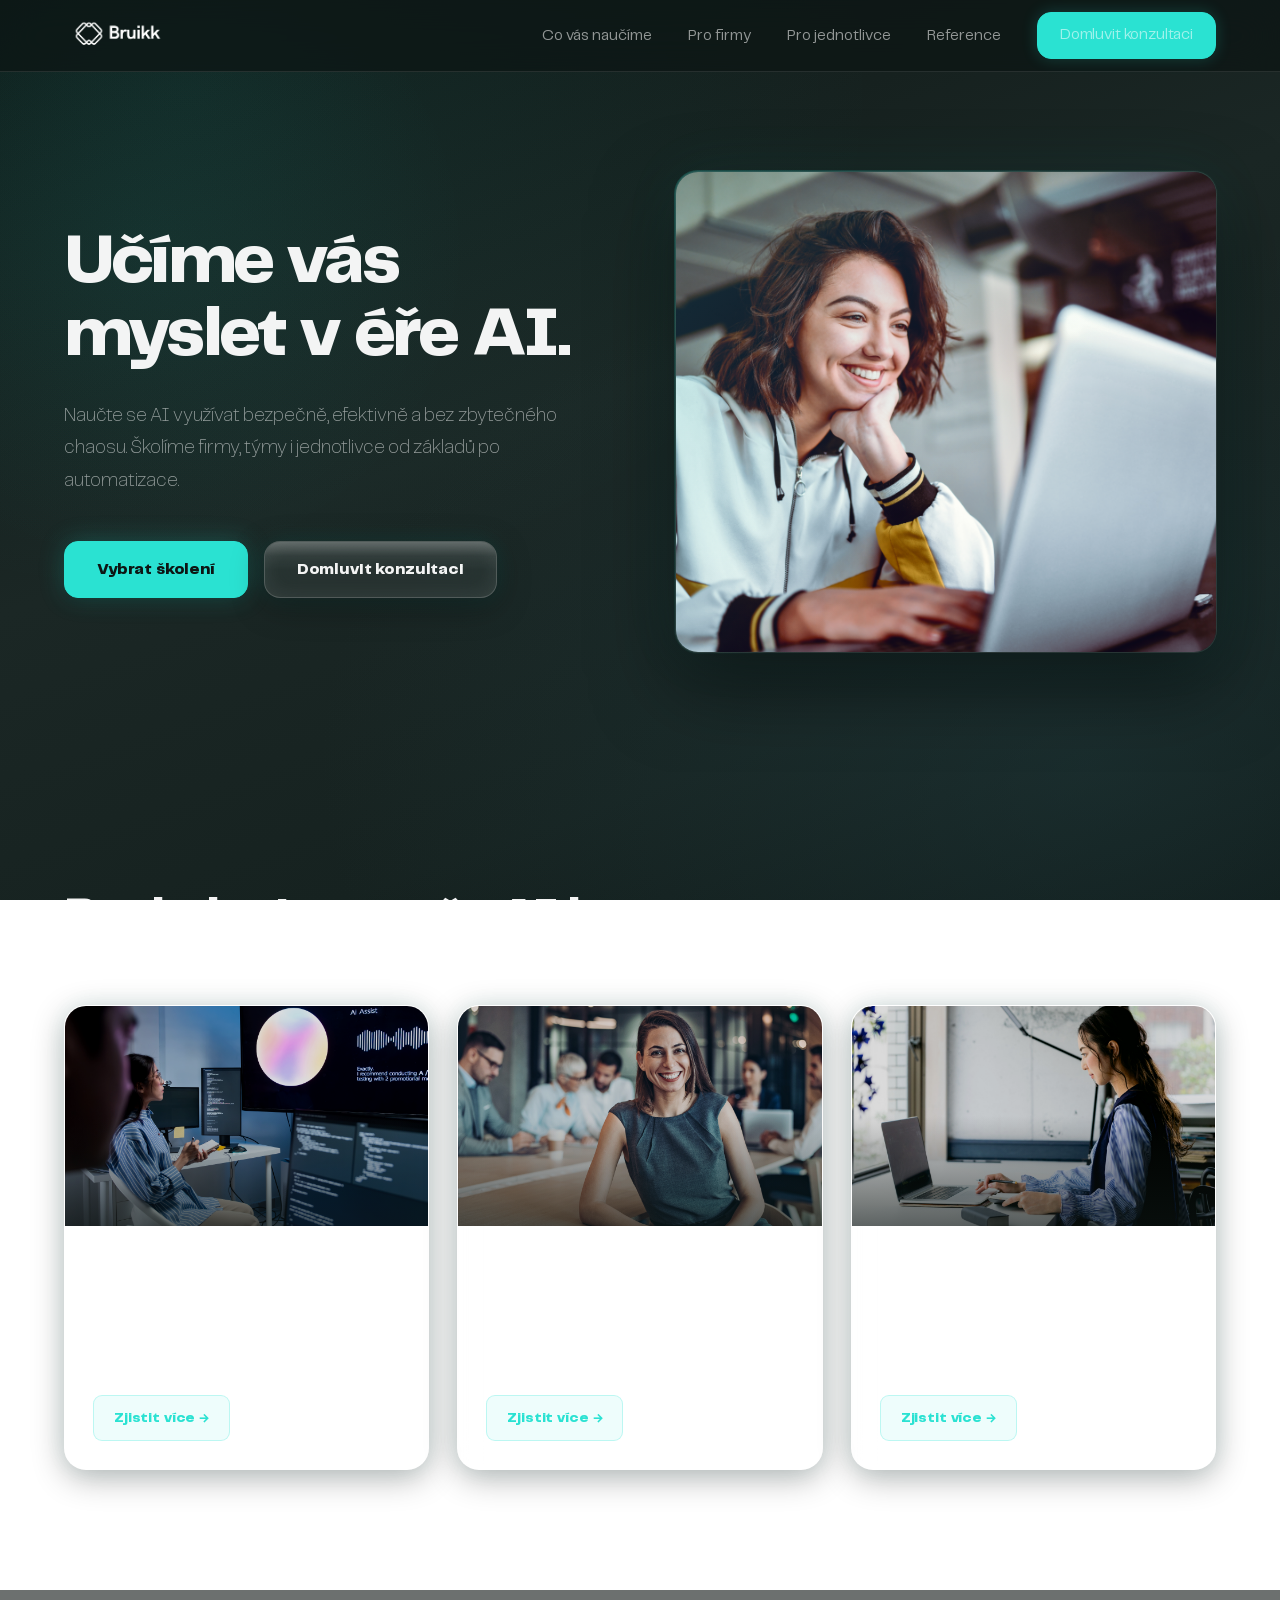
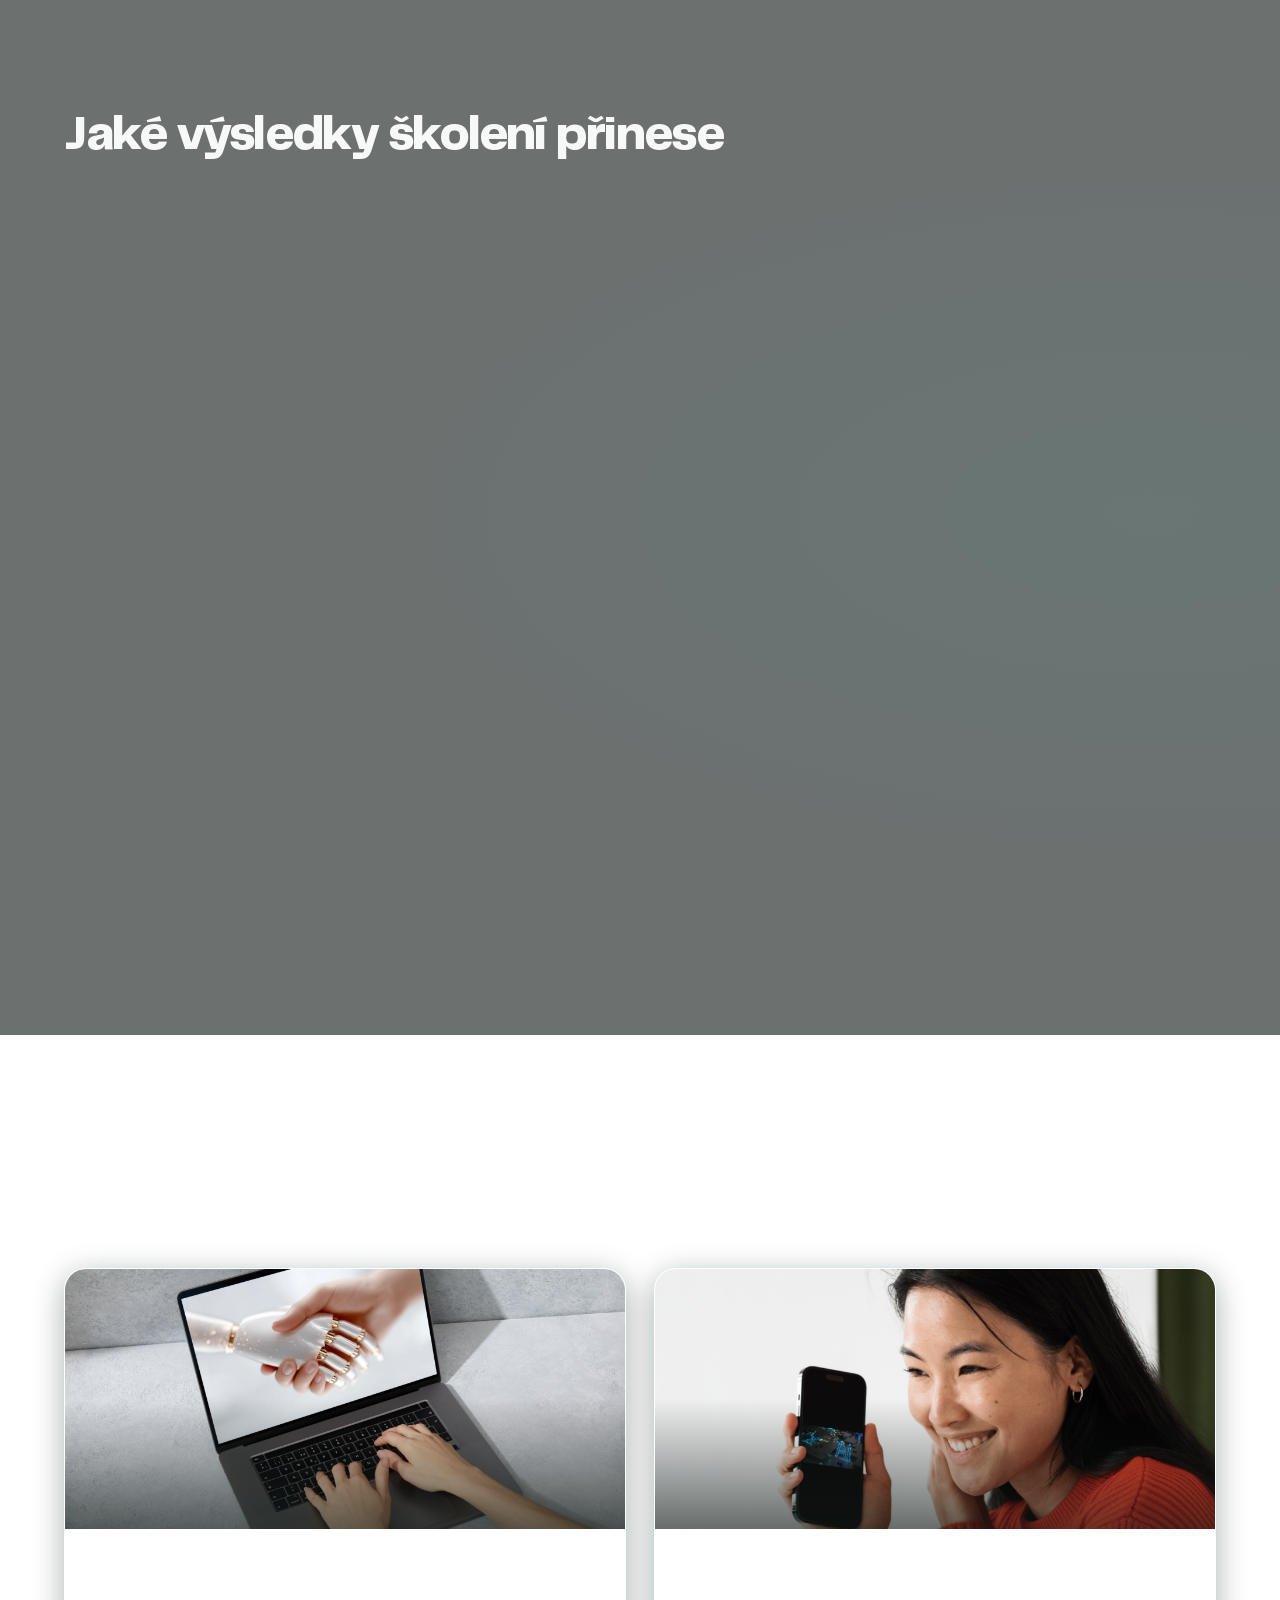
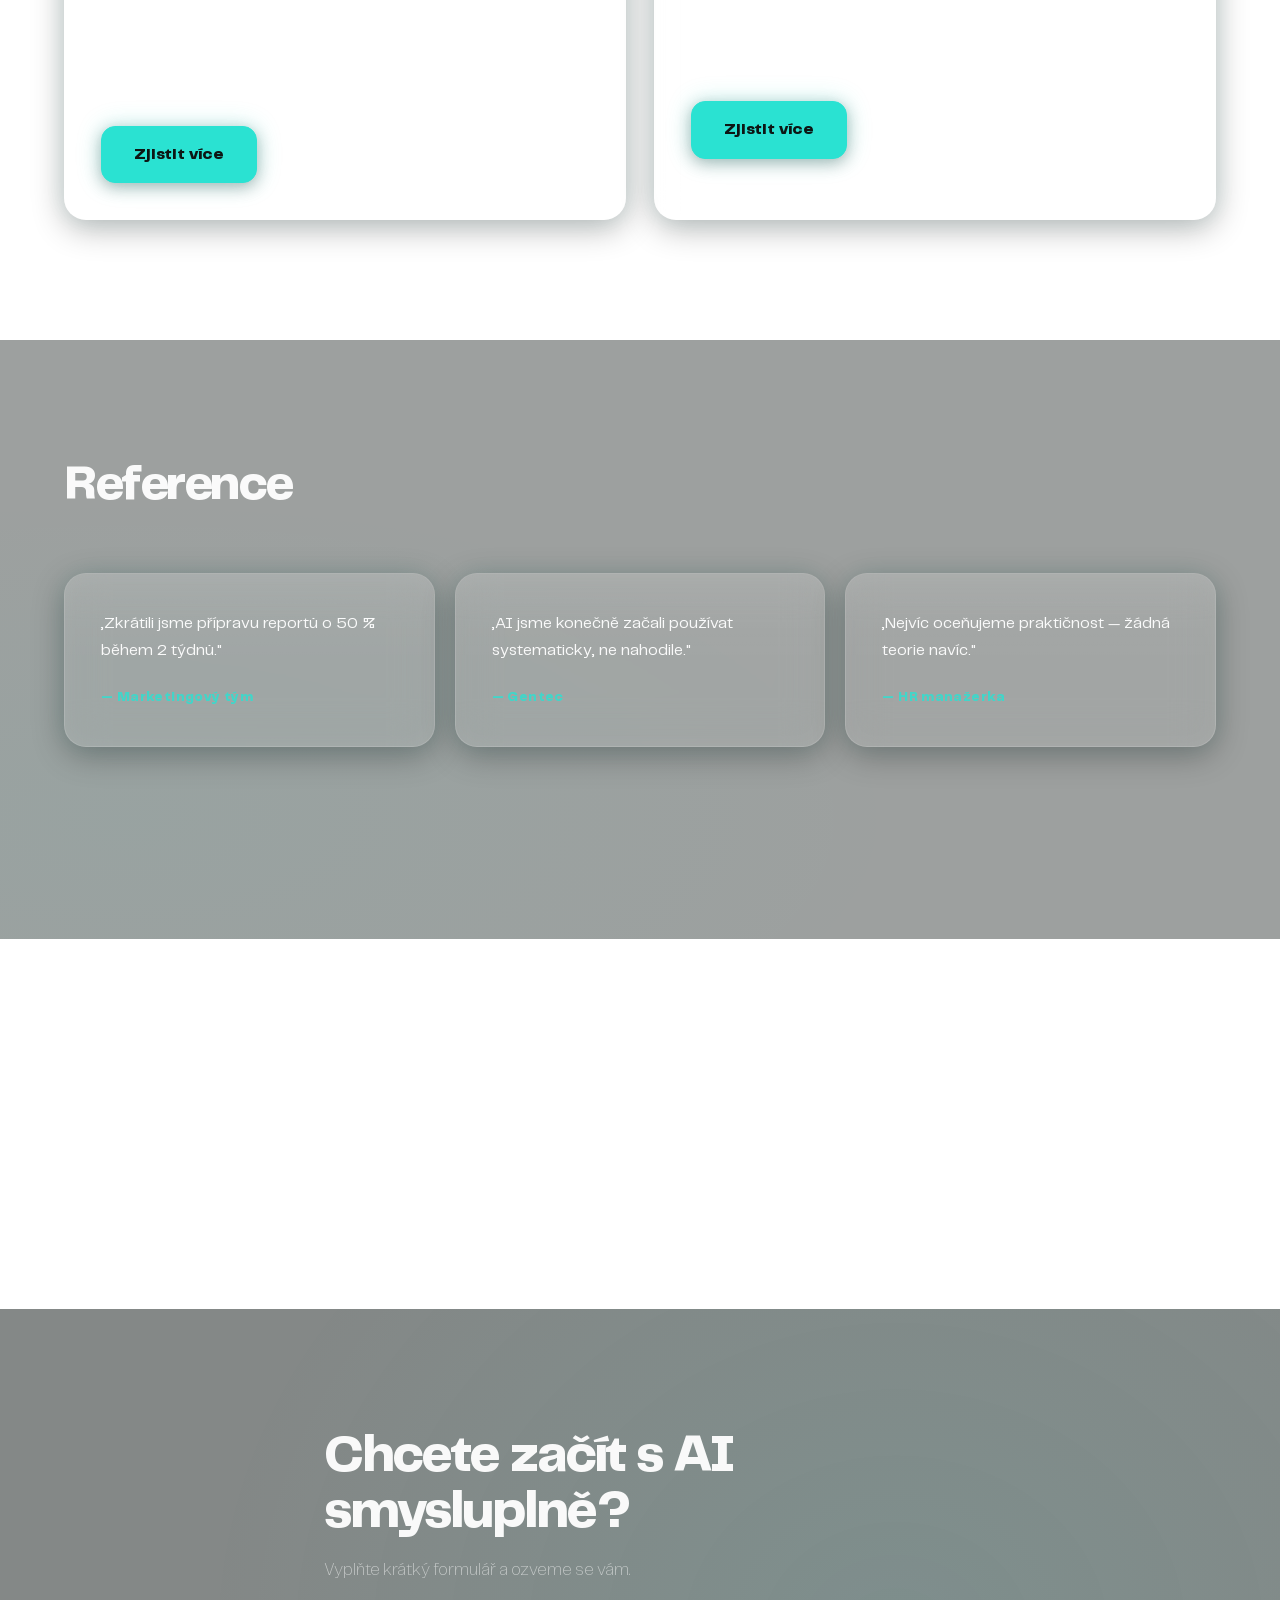
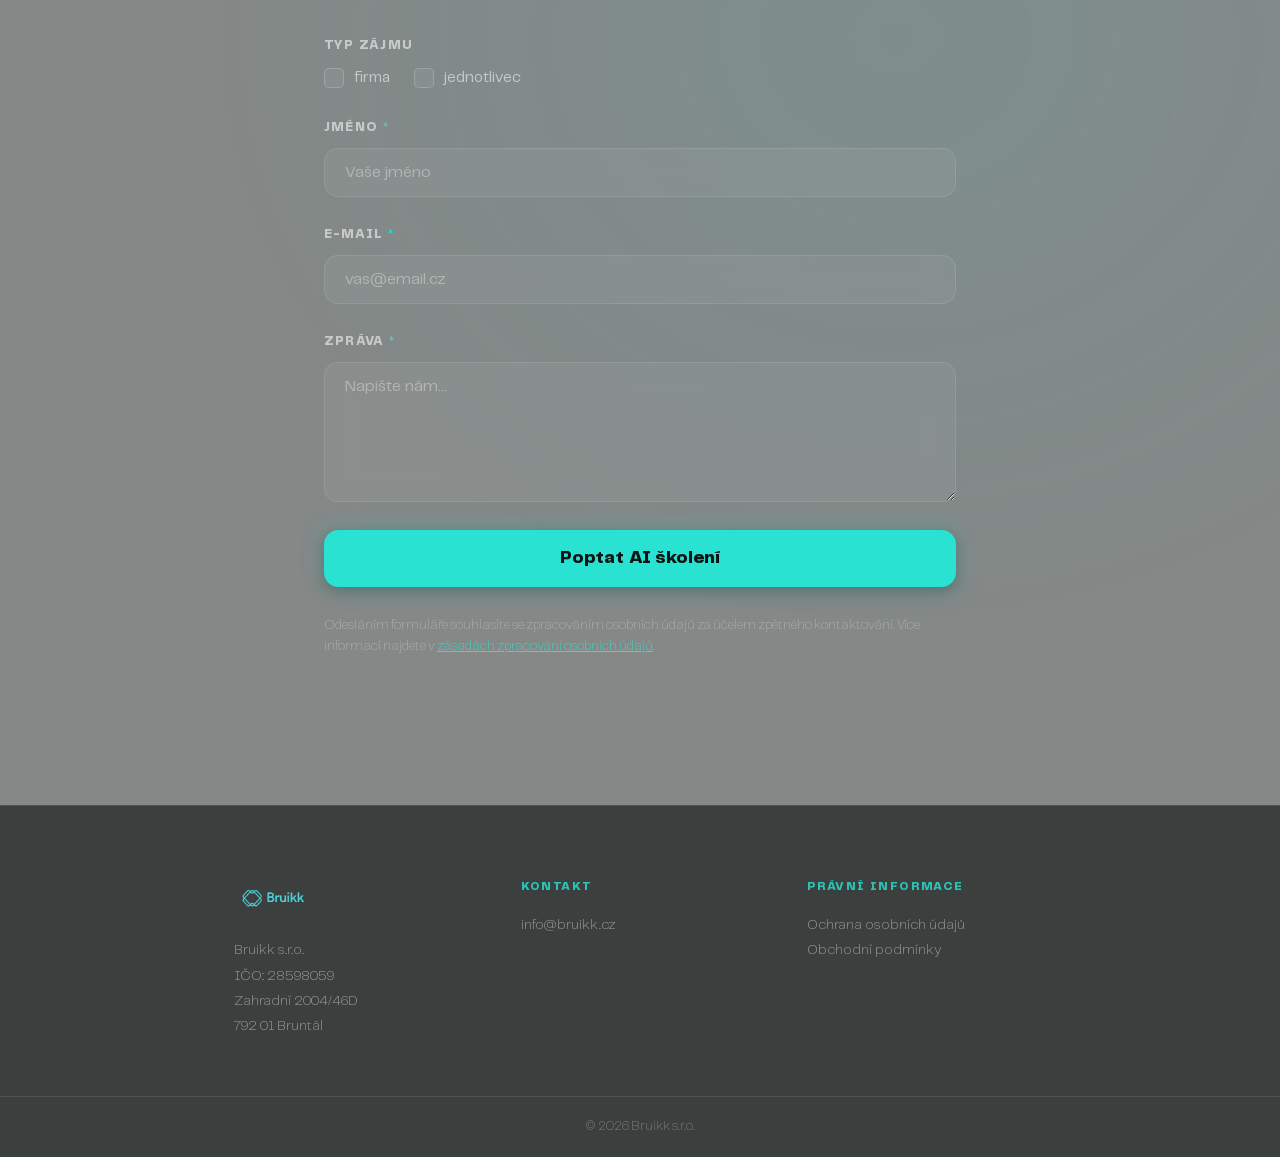
<file: index.html>
<!DOCTYPE html>
<html lang="cs">
<head>
    <meta charset="UTF-8">
    <meta name="viewport" content="width=device-width, initial-scale=1.0">
    <title>AI Školení – Bruikk</title>
    <link rel="stylesheet" href="style.css">
</head>
<body>

    <!-- NAVIGACE -->
    <nav class="nav" id="nav">
        <div class="container nav__inner">
            <a href="#" class="nav__logo">
                <img src="logo.png" alt="Bruikk">
            </a>
            <ul class="nav__links" id="navLinks">
                <li><a href="#">Co vás naučíme</a></li>
                <li><a href="pro-firmy.html">Pro firmy</a></li>
                <li><a href="pro-jednotlivce.html">Pro jednotlivce</a></li>
                <li><a href="#reference">Reference</a></li>
                <li><a href="#kontakt" class="btn btn--nav">Domluvit konzultaci</a></li>
            </ul>
            <button class="nav__toggle" id="navToggle" aria-label="Otevřít menu" aria-expanded="false">
                <span></span>
                <span></span>
                <span></span>
            </button>
        </div>
    </nav>

    <!-- 1) HERO SEKCE -->
    <section class="hero" id="hero">
        <div class="container hero__inner">
            <div class="hero__content">
                <h1 class="hero__title reveal">Učíme vás myslet v&nbsp;éře AI.</h1>
                <p class="hero__subtitle reveal reveal-delay-1">Naučte se AI využívat bezpečně, efektivně a bez zbytečného chaosu. Školíme firmy, týmy i jednotlivce od základů po automatizace.</p>
                <div class="hero__cta reveal reveal-delay-2">
                    <a href="#kurzy" class="btn btn--primary">Vybrat školení</a>
                    <a href="#kontakt" class="btn btn--secondary">Domluvit konzultaci</a>
                </div>
            </div>
            <div class="hero__image reveal reveal-delay-1">
                <img src="images/1.png" alt="AI školení – žena u notebooku">
            </div>
        </div>
    </section>

    <!-- 2) PRO KOHO JE TO URČENÉ -->
    <section class="pro-koho" id="pro-koho">
        <div class="container">
            <h2 class="section-title reveal">Pro koho jsou naše AI kurzy</h2>
            <div class="pro-koho__grid">

                <div class="pro-koho__card glass-card reveal reveal-delay-1">
                    <div class="pro-koho__image">
                        <img src="images/5.png" alt="Firmy a týmy">
                    </div>
                    <div class="pro-koho__body">
                        <h3>Firmy a týmy</h3>
                        <p class="pro-koho__text">Nastavte jasná pravidla pro AI, zrychlete práci napříč týmem a vnesete systém do toho, co dnes každý dělá jinak.</p>
                        <a href="pro-firmy.html" class="btn btn--teal-ghost">Zjistit více →</a>
                    </div>
                </div>

                <div class="pro-koho__card glass-card reveal reveal-delay-2">
                    <div class="pro-koho__image">
                        <img src="images/6.png" alt="Manažeři a lídři">
                    </div>
                    <div class="pro-koho__body">
                        <h3>Manažeři a lídři</h3>
                        <p class="pro-koho__text">Získejte přehled o tom, kde AI dává smysl, rozhodujte se rychleji a získejte strategickou výhodu.</p>
                        <a href="pro-firmy.html" class="btn btn--teal-ghost">Zjistit více →</a>
                    </div>
                </div>

                <div class="pro-koho__card glass-card reveal reveal-delay-3">
                    <div class="pro-koho__image">
                        <img src="images/7.png" alt="Freelanceři a jednotlivci">
                    </div>
                    <div class="pro-koho__body">
                        <h3>Freelanceři / jednotlivci</h3>
                        <p class="pro-koho__text">Zrychlete práci, vydělávejte víc za stejný čas a naučte se AI používat tak, aby vám dávala smysl a konzistentní výsledky.</p>
                        <a href="pro-jednotlivce.html" class="btn btn--teal-ghost">Zjistit více →</a>
                    </div>
                </div>

            </div>
        </div>
    </section>

    <!-- 3) JAKÉ VÝSLEDKY ŠKOLENÍ PŘINESE -->
    <section class="vysledky" id="vysledky">
        <div class="container">
            <h2 class="section-title section-title--light reveal">Jaké výsledky školení přinese</h2>
            <div class="vysledky__grid">

                <div class="vysledky__item reveal">
                    <div class="vysledky__icon">
                        <svg viewBox="0 0 32 32" fill="none" xmlns="http://www.w3.org/2000/svg">
                            <circle cx="16" cy="16" r="13" stroke="currentColor" stroke-width="1.8"/>
                            <path d="M16 9v7l4 4" stroke="currentColor" stroke-width="1.8" stroke-linecap="round" stroke-linejoin="round"/>
                        </svg>
                    </div>
                    <div class="vysledky__text">
                        <strong>+10 až 20 hodin měsíčně zpět pro váš tým</strong>
                        <span>Díky automatizaci a chytrému využití AI</span>
                    </div>
                </div>

                <div class="vysledky__item reveal reveal-delay-1">
                    <div class="vysledky__icon">
                        <svg viewBox="0 0 32 32" fill="none" xmlns="http://www.w3.org/2000/svg">
                            <rect x="3" y="3" width="11" height="11" rx="2" stroke="currentColor" stroke-width="1.8"/>
                            <rect x="18" y="3" width="11" height="11" rx="2" stroke="currentColor" stroke-width="1.8"/>
                            <rect x="3" y="18" width="11" height="11" rx="2" stroke="currentColor" stroke-width="1.8"/>
                            <rect x="18" y="18" width="11" height="11" rx="2" stroke="currentColor" stroke-width="1.8"/>
                        </svg>
                    </div>
                    <div class="vysledky__text">
                        <strong>Méně chaosu, více systému</strong>
                        <span>Jasná pravidla, workflow a sdílené postupy</span>
                    </div>
                </div>

                <div class="vysledky__item reveal reveal-delay-2">
                    <div class="vysledky__icon">
                        <svg viewBox="0 0 32 32" fill="none" xmlns="http://www.w3.org/2000/svg">
                            <path d="M16 3L4 8.5v8c0 7 5.25 13.55 12 15 6.75-1.45 12-8 12-15v-8L16 3z" stroke="currentColor" stroke-width="1.8" stroke-linejoin="round"/>
                        </svg>
                    </div>
                    <div class="vysledky__text">
                        <strong>Bezpečné používání AI</strong>
                        <span>GDPR, AI Act a práce s citlivými daty bez rizika</span>
                    </div>
                </div>

                <div class="vysledky__item reveal reveal-delay-3">
                    <div class="vysledky__icon">
                        <svg viewBox="0 0 32 32" fill="none" xmlns="http://www.w3.org/2000/svg">
                            <path d="M18 3L4 18h12l-2 11L28 14H16l2-11z" stroke="currentColor" stroke-width="1.8" stroke-linejoin="round" stroke-linecap="round"/>
                        </svg>
                    </div>
                    <div class="vysledky__text">
                        <strong>Lepší výstupy během kratší doby</strong>
                        <span>Texty, prezentace, analýzy i rozhodování</span>
                    </div>
                </div>

                <div class="vysledky__item reveal reveal-delay-4">
                    <div class="vysledky__icon">
                        <svg viewBox="0 0 32 32" fill="none" xmlns="http://www.w3.org/2000/svg">
                            <circle cx="16" cy="16" r="13" stroke="currentColor" stroke-width="1.8"/>
                            <path d="M10 16l4 4 8-8" stroke="currentColor" stroke-width="1.8" stroke-linecap="round" stroke-linejoin="round"/>
                        </svg>
                    </div>
                    <div class="vysledky__text">
                        <strong>AI, která opravdu funguje v praxi</strong>
                        <span>Ne teorie. Reálné scénáře z vaší práce</span>
                    </div>
                </div>

            </div>
        </div>
    </section>

    <!-- 4) ROZCESTNÍK KURZŮ -->
    <section class="kurzy" id="kurzy">
        <div class="container">
            <h2 class="section-title reveal">Rozcestník kurzů</h2>
            <div class="kurzy__grid">

                <div class="kurzy__card glass-card reveal reveal-delay-1">
                    <div class="kurzy__image">
                        <img src="images/2.png" alt="AI školení pro firmy">
                    </div>
                    <div class="kurzy__body">
                        <h3>AI školení pro firmy</h3>
                        <p>Pomůžeme vám zavést AI do každodenní práce — od strategie po konkrétní nástroje.</p>
                        <p class="kurzy__detail">školení pro týmy, manažery, HR, marketing i veřejnou správu</p>
                        <a href="pro-firmy.html" class="btn btn--primary">Zjistit více</a>
                    </div>
                </div>

                <div class="kurzy__card glass-card reveal reveal-delay-2">
                    <div class="kurzy__image">
                        <img src="images/3.png" alt="AI kurzy pro jednotlivce">
                    </div>
                    <div class="kurzy__body">
                        <h3>AI kurzy pro jednotlivce</h3>
                        <p>Naučte se AI používat tak, aby vám šetřila čas i energii.</p>
                        <p class="kurzy__detail">živé kurzy, online programy i samostudium</p>
                        <a href="pro-jednotlivce.html" class="btn btn--primary">Zjistit více</a>
                    </div>
                </div>

            </div>
        </div>
    </section>

    <!-- 5) REFERENCE -->
    <section class="reference" id="reference">
        <div class="container">
            <h2 class="section-title reveal">Reference</h2>
            <div class="reference__grid">
                <blockquote class="reference__card glass-card reveal reveal-delay-1">
                    <p>„Zkrátili jsme přípravu reportů o 50 % během 2 týdnů."</p>
                    <cite>— Marketingový tým</cite>
                </blockquote>
                <blockquote class="reference__card glass-card reveal reveal-delay-2">
                    <p>„AI jsme konečně začali používat systematicky, ne nahodile."</p>
                    <cite>— Gentec</cite>
                </blockquote>
                <blockquote class="reference__card glass-card reveal reveal-delay-3">
                    <p>„Nejvíc oceňujeme praktičnost — žádná teorie navíc."</p>
                    <cite>— HR manažerka</cite>
                </blockquote>
            </div>
        </div>
    </section>

    <!-- 6) KOHO JSME PROŠKOLILI -->
    <section class="klienti" id="klienti">
        <div class="container">
            <h2 class="section-title reveal">Koho jsme proškolili</h2>
            <div class="klienti__logos">
                <div class="klienti__logo-slot reveal reveal-delay-1">
                    <img src="logos/gentec-logo-bez-claimu.png" alt="Gentec">
                </div>
                <div class="klienti__logo-slot reveal reveal-delay-2">
                    <img src="logos/logo wolframium.svg" alt="Wolframium">
                </div>
            </div>
        </div>
    </section>

    <!-- 8) CTA BLOK -->
    <section class="cta-blok" id="kontakt">
        <div class="container cta-blok__inner">
            <h2 class="cta-blok__title reveal">Chcete začít s AI smysluplně?</h2>
            <p class="cta-blok__subtitle reveal reveal-delay-1">Vyplňte krátký formulář a ozveme se vám.</p>

            <form class="form reveal reveal-delay-2" id="kontaktForm" method="POST" action="https://formspree.io/f/mykbpjnz" novalidate>

                <input type="text" name="_gotcha" style="display:none">

                <div class="form__group">
                    <label class="form__label">Typ zájmu</label>
                    <div class="form__checkboxes">
                        <label class="form__checkbox-label">
                            <input type="checkbox" name="typ" value="firma">
                            <span class="form__checkbox-custom"></span>
                            firma
                        </label>
                        <label class="form__checkbox-label">
                            <input type="checkbox" name="typ" value="jednotlivec">
                            <span class="form__checkbox-custom"></span>
                            jednotlivec
                        </label>
                    </div>
                </div>

                <div class="form__group">
                    <label class="form__label" for="jmeno">Jméno <span class="form__required">*</span></label>
                    <input class="form__input" type="text" id="jmeno" name="name" placeholder="Vaše jméno" required autocomplete="name">
                    <span class="form__error" id="jmeno-error">Vyplňte prosím jméno.</span>
                </div>

                <div class="form__group">
                    <label class="form__label" for="email">E-mail <span class="form__required">*</span></label>
                    <input class="form__input" type="email" id="email" name="email" placeholder="vas@email.cz" required autocomplete="email">
                    <span class="form__error" id="email-error">Zadejte platnou e-mailovou adresu.</span>
                </div>

                <div class="form__group">
                    <label class="form__label" for="zprava">Zpráva <span class="form__required">*</span></label>
                    <textarea class="form__input form__textarea" id="zprava" name="message" placeholder="Napište nám..." required></textarea>
                    <span class="form__error" id="zprava-error">Vyplňte prosím zprávu.</span>
                </div>

                <button type="submit" class="btn btn--primary btn--large">Poptat AI školení</button>
                <p style="font-size: 0.82rem; font-weight: 200; color: var(--text-muted); line-height: 1.6;">Odesláním formuláře souhlasíte se zpracováním osobních údajů za účelem zpětného kontaktování. Více informací najdete v <a href="gdpr.html" style="color: var(--teal); text-decoration: underline;">zásadách zpracování osobních údajů</a>.</p>

                <div class="form__success" id="formSuccess" hidden>
                    Zpráva byla úspěšně odeslána. Brzy se vám ozveme.
                </div>
                <p id="form-status"></p>

            </form>
        </div>
    </section>

    <!-- FOOTER -->
    <footer class="footer">
        <div class="container footer__inner">

            <div class="footer__col">
                <img src="logo.png" alt="Bruikk" class="footer__logo">
                <address>
                    Bruikk s.r.o.<br>
                    IČO: 28598059<br>
                    Zahradní 2004/46D<br>
                    792 01 Bruntál
                </address>
            </div>

            <div class="footer__col">
                <span class="footer__col-title">Kontakt</span>
                <a href="mailto:info@bruikk.cz">info@bruikk.cz</a>
            </div>

            <div class="footer__col">
                <span class="footer__col-title">Právní informace</span>
                <a href="gdpr.html">Ochrana osobních údajů</a>
                <a href="obchodni-podminky.html">Obchodní podmínky</a>
            </div>

        </div>
        <div class="footer__bottom">
            <div class="container">
                <p>© 2026 Bruikk s.r.o.</p>
            </div>
        </div>
    </footer>

    <script src="script.js"></script>
</body>
</html>
</file>
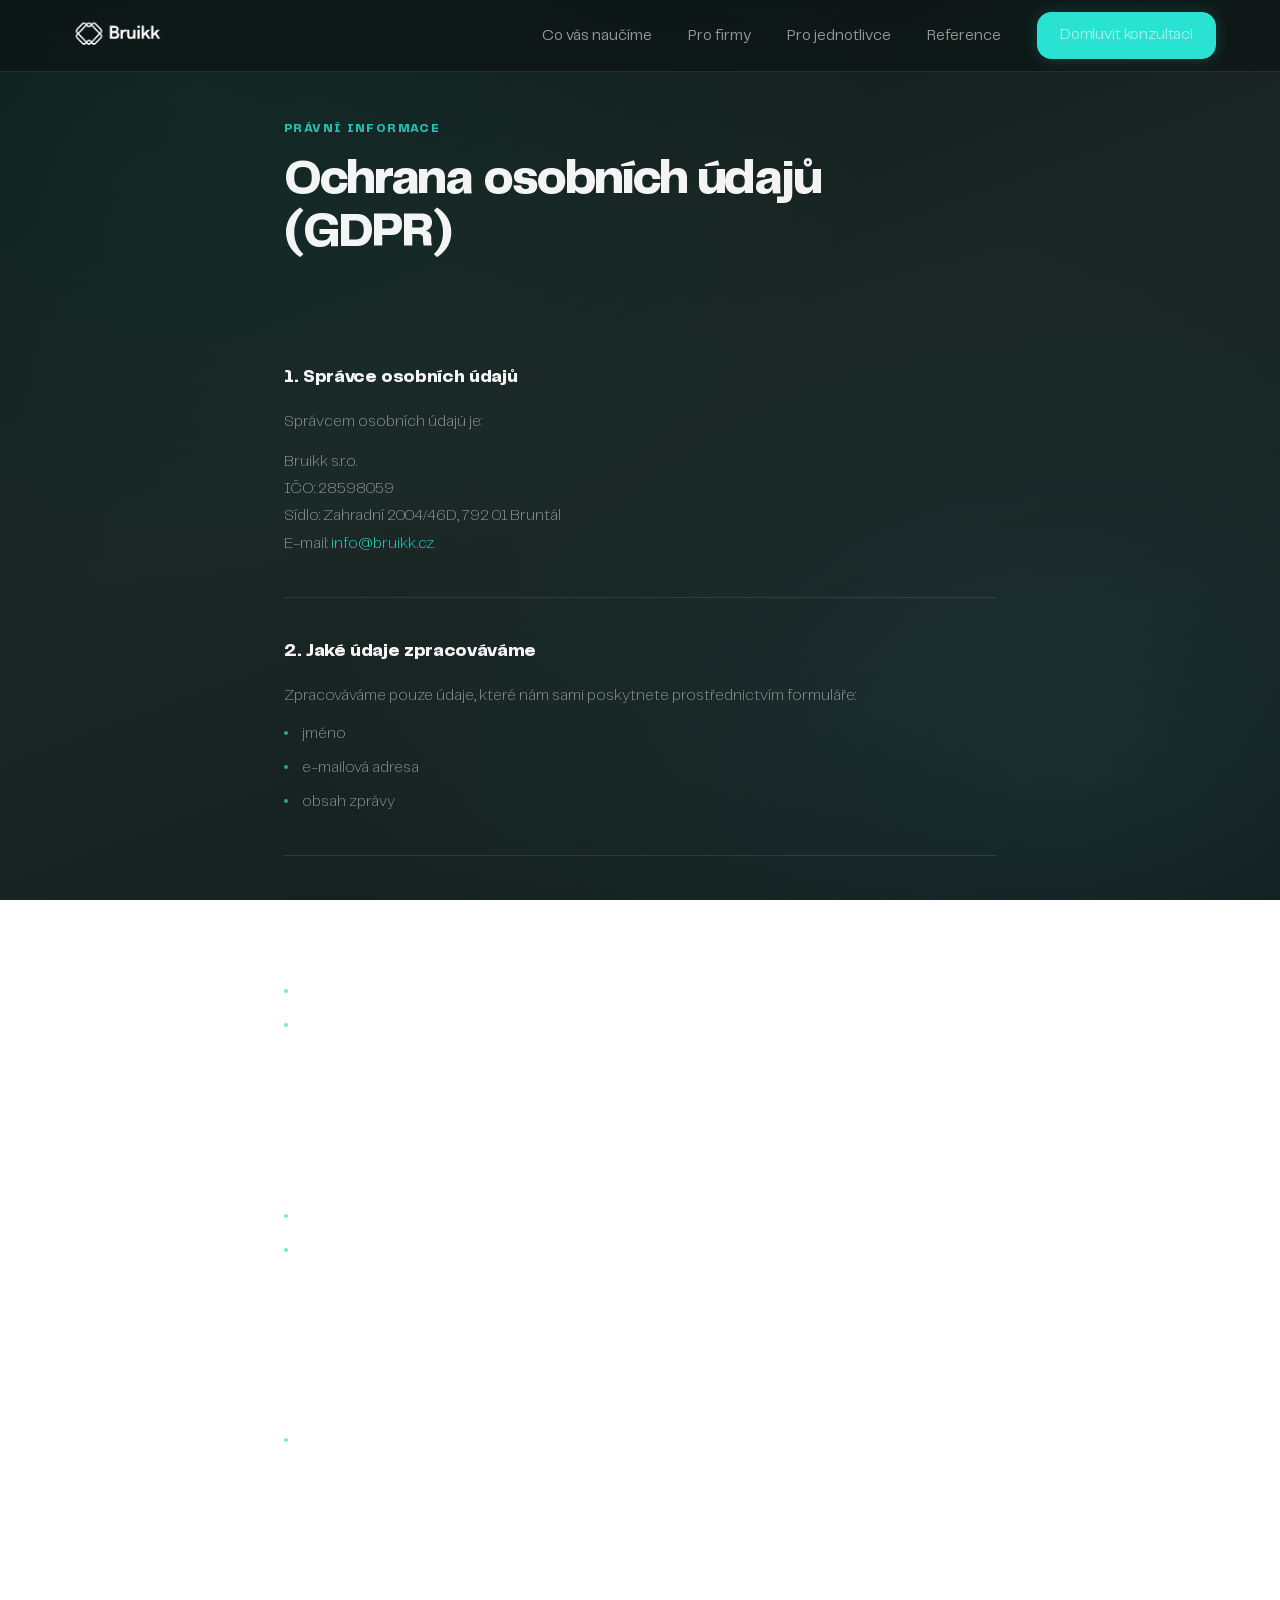
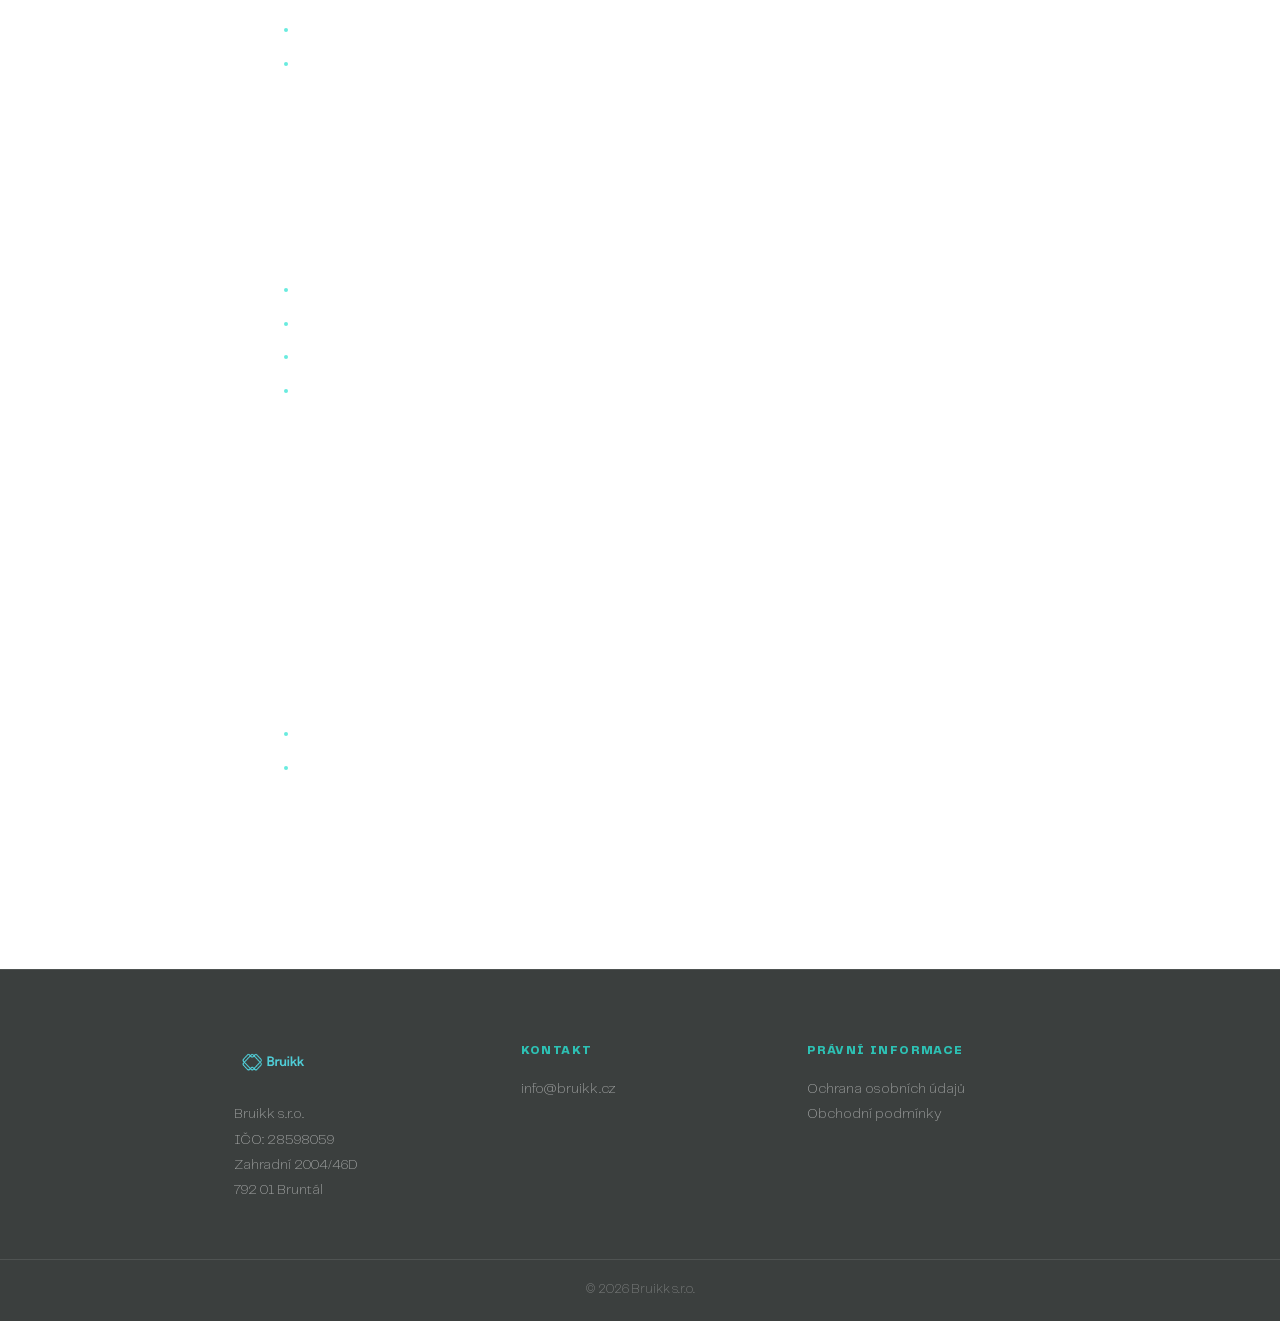
<file: gdpr.html>
<!DOCTYPE html>
<html lang="cs">
<head>
    <meta charset="UTF-8">
    <meta name="viewport" content="width=device-width, initial-scale=1.0">
    <title>Ochrana osobních údajů – Bruikk</title>
    <link rel="stylesheet" href="style.css">
    <style>
        .gdpr-section {
            padding: 120px 0;
        }

        .gdpr__inner {
            max-width: 760px;
        }

        .gdpr__eyebrow {
            display: block;
            font-size: 0.72rem;
            font-weight: 800;
            letter-spacing: 0.12em;
            text-transform: uppercase;
            color: var(--teal);
            opacity: 0.8;
            margin-bottom: 16px;
        }

        .gdpr__title {
            font-size: clamp(2rem, 4vw, 3rem);
            font-weight: 800;
            letter-spacing: -0.04em;
            color: var(--text-primary);
            line-height: 1.1;
            margin-bottom: 64px;
        }

        .gdpr__block {
            padding: 40px 0;
            border-bottom: 1px solid var(--border);
        }

        .gdpr__block:last-child {
            border-bottom: none;
        }

        .gdpr__block h2 {
            font-size: 1.1rem;
            font-weight: 800;
            color: var(--text-primary);
            letter-spacing: -0.02em;
            margin-bottom: 16px;
        }

        .gdpr__block p {
            font-size: 0.95rem;
            font-weight: 200;
            color: var(--text-secondary);
            line-height: 1.8;
            margin-bottom: 12px;
        }

        .gdpr__block p:last-child {
            margin-bottom: 0;
        }

        .gdpr__block ul {
            list-style: none;
            display: flex;
            flex-direction: column;
            gap: 8px;
            margin-top: 8px;
        }

        .gdpr__block ul li {
            font-size: 0.95rem;
            font-weight: 200;
            color: var(--text-secondary);
            line-height: 1.7;
            padding-left: 18px;
            position: relative;
        }

        .gdpr__block ul li::before {
            content: '';
            position: absolute;
            left: 0;
            top: 10px;
            width: 4px;
            height: 4px;
            border-radius: 50%;
            background: var(--teal);
            opacity: 0.7;
        }

        .gdpr__block address {
            font-style: normal;
            font-size: 0.95rem;
            font-weight: 200;
            color: var(--text-secondary);
            line-height: 1.8;
        }

        .gdpr__block a {
            color: var(--teal);
            transition: opacity 0.2s;
        }

        .gdpr__block a:hover {
            opacity: 0.75;
        }

        .gdpr__note {
            margin-top: 8px;
            font-size: 0.88rem;
            font-weight: 200;
            color: var(--text-muted);
            font-style: italic;
        }
    </style>
</head>
<body>

    <!-- NAVIGACE -->
    <nav class="nav" id="nav">
        <div class="container nav__inner">
            <a href="index.html" class="nav__logo">
                <img src="logo.png" alt="Bruikk">
            </a>
            <ul class="nav__links" id="navLinks">
                <li><a href="index.html">Co vás naučíme</a></li>
                <li><a href="pro-firmy.html">Pro firmy</a></li>
                <li><a href="pro-jednotlivce.html">Pro jednotlivce</a></li>
                <li><a href="index.html#reference">Reference</a></li>
                <li><a href="index.html#kontakt" class="btn btn--nav">Domluvit konzultaci</a></li>
            </ul>
            <button class="nav__toggle" id="navToggle" aria-label="Otevřít menu" aria-expanded="false">
                <span></span>
                <span></span>
                <span></span>
            </button>
        </div>
    </nav>

    <section class="gdpr-section">
        <div class="container gdpr__inner">

            <span class="gdpr__eyebrow">Právní informace</span>
            <h1 class="gdpr__title">Ochrana osobních údajů (GDPR)</h1>

            <div class="gdpr__block">
                <h2>1. Správce osobních údajů</h2>
                <p>Správcem osobních údajů je:</p>
                <address>
                    Bruikk s.r.o.<br>
                    IČO: 28598059<br>
                    Sídlo: Zahradní 2004/46D, 792 01 Bruntál<br>
                    E-mail: <a href="mailto:info@bruikk.cz">info@bruikk.cz</a>
                </address>
            </div>

            <div class="gdpr__block">
                <h2>2. Jaké údaje zpracováváme</h2>
                <p>Zpracováváme pouze údaje, které nám sami poskytnete prostřednictvím formuláře:</p>
                <ul>
                    <li>jméno</li>
                    <li>e-mailová adresa</li>
                    <li>obsah zprávy</li>
                </ul>
            </div>

            <div class="gdpr__block">
                <h2>3. Za jakým účelem údaje zpracováváme</h2>
                <p>Vaše osobní údaje zpracováváme za účelem:</p>
                <ul>
                    <li>odpovědi na vaši poptávku</li>
                    <li>následné komunikace</li>
                </ul>
            </div>

            <div class="gdpr__block">
                <h2>4. Právní základ zpracování</h2>
                <p>Zpracování probíhá na základě:</p>
                <ul>
                    <li>oprávněného zájmu (odpověď na poptávku)</li>
                    <li>nebo vašeho souhlasu (odesláním formuláře)</li>
                </ul>
            </div>

            <div class="gdpr__block">
                <h2>5. Doba uchování údajů</h2>
                <p>Osobní údaje uchováváme po dobu nezbytně nutnou, maximálně však:</p>
                <ul>
                    <li>12 měsíců od poslední komunikace</li>
                </ul>
            </div>

            <div class="gdpr__block">
                <h2>6. Kdo má k údajům přístup</h2>
                <p>K vašim údajům mají přístup:</p>
                <ul>
                    <li>správce (Bruikk s.r.o.)</li>
                    <li>zpracovatelé technického řešení webu a formulářů (např. Formspree)</li>
                </ul>
                <p class="gdpr__note">Vaše údaje nejsou poskytovány třetím stranám za účelem marketingu.</p>
            </div>

            <div class="gdpr__block">
                <h2>7. Vaše práva</h2>
                <p>Máte právo:</p>
                <ul>
                    <li>požadovat přístup ke svým údajům</li>
                    <li>požadovat opravu nebo výmaz</li>
                    <li>omezit zpracování</li>
                    <li>podat stížnost u dozorového úřadu</li>
                </ul>
            </div>

            <div class="gdpr__block">
                <h2>8. Zabezpečení údajů</h2>
                <p>Vaše údaje chráníme pomocí odpovídajících technických a organizačních opatření.</p>
            </div>

            <div class="gdpr__block">
                <h2>9. Cookies</h2>
                <p>Web může používat cookies za účelem:</p>
                <ul>
                    <li>analytiky (např. Google Analytics)</li>
                    <li>zlepšení fungování webu</li>
                </ul>
                <p>Používání cookies můžete ovlivnit ve svém prohlížeči.</p>
            </div>

        </div>
    </section>

    <!-- FOOTER -->
    <footer class="footer">
        <div class="container footer__inner">

            <div class="footer__col">
                <img src="logo.png" alt="Bruikk" class="footer__logo">
                <address>
                    Bruikk s.r.o.<br>
                    IČO: 28598059<br>
                    Zahradní 2004/46D<br>
                    792 01 Bruntál
                </address>
            </div>

            <div class="footer__col">
                <span class="footer__col-title">Kontakt</span>
                <a href="mailto:info@bruikk.cz">info@bruikk.cz</a>
            </div>

            <div class="footer__col">
                <span class="footer__col-title">Právní informace</span>
                <a href="gdpr.html">Ochrana osobních údajů</a>
                <a href="#">Obchodní podmínky</a>
            </div>

        </div>
        <div class="footer__bottom">
            <div class="container">
                <p>© 2026 Bruikk s.r.o.</p>
            </div>
        </div>
    </footer>

    <script src="script.js"></script>
</body>
</html>
</file>
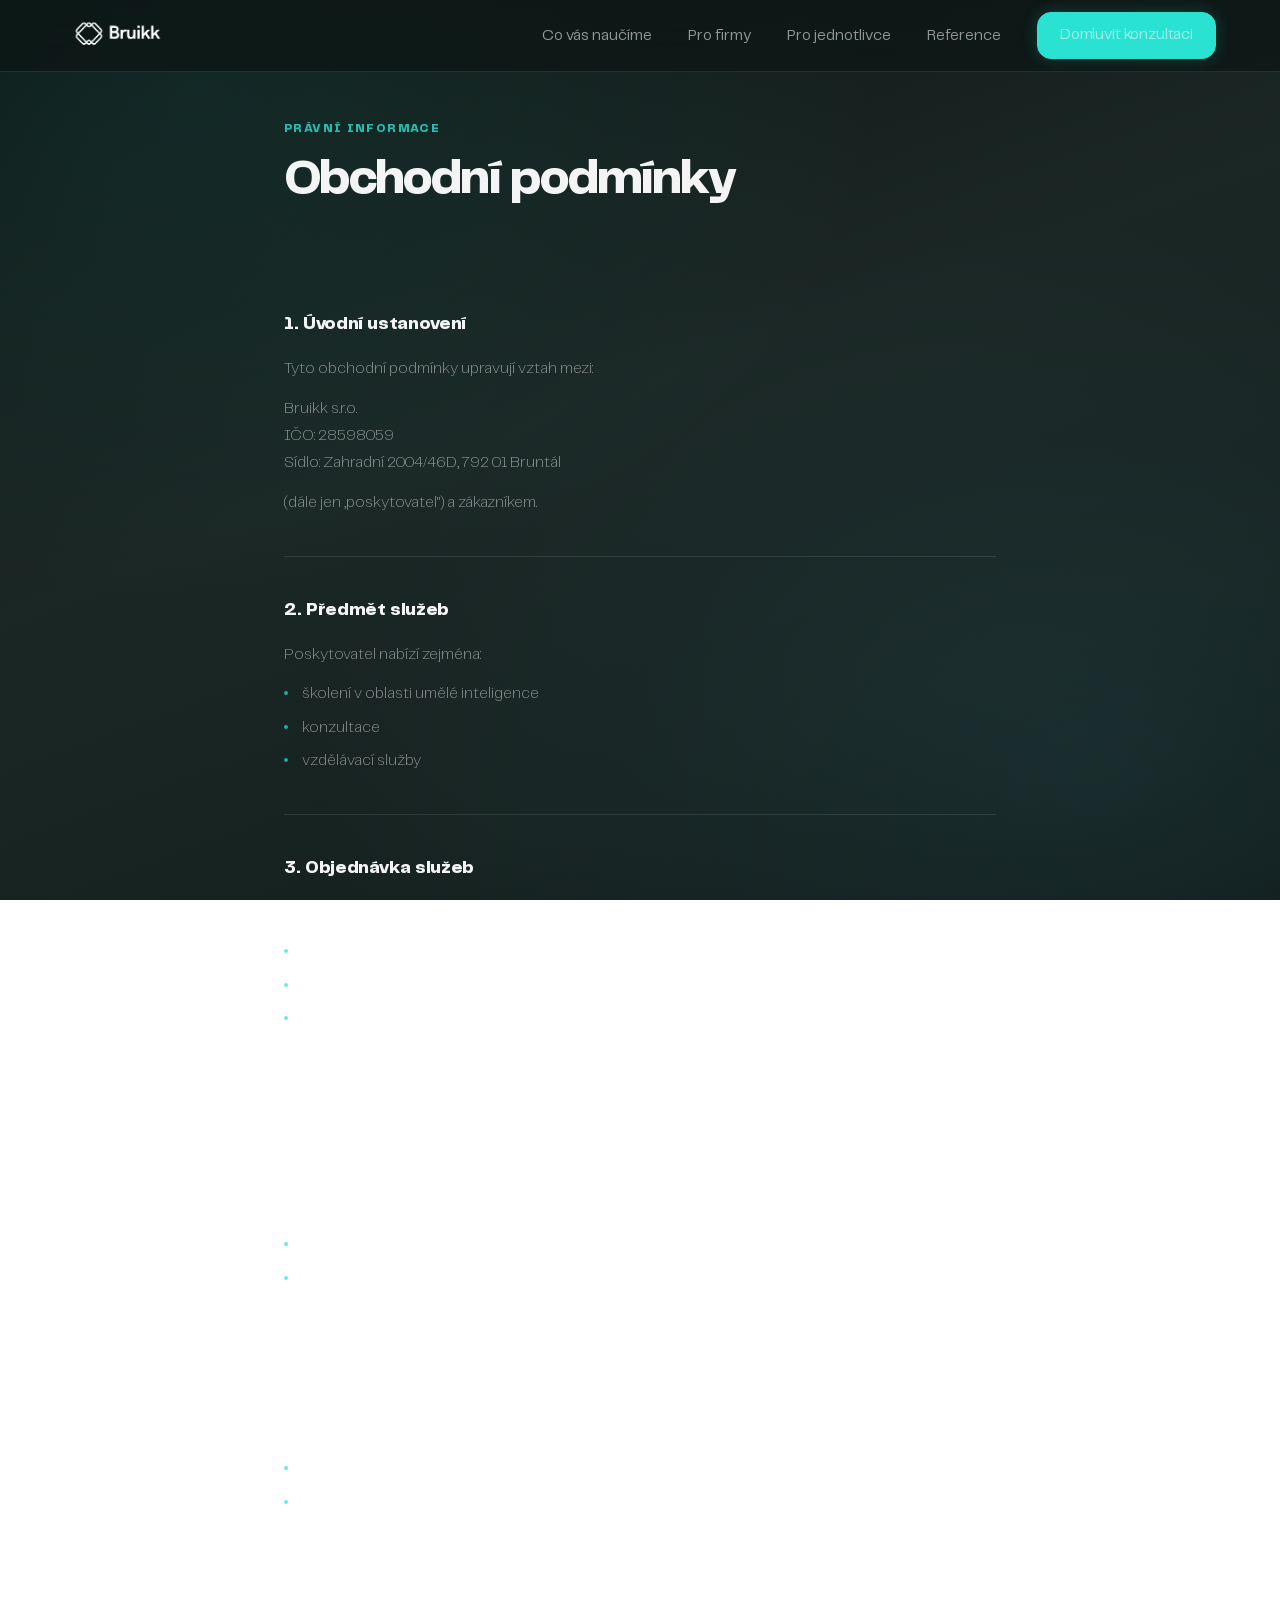
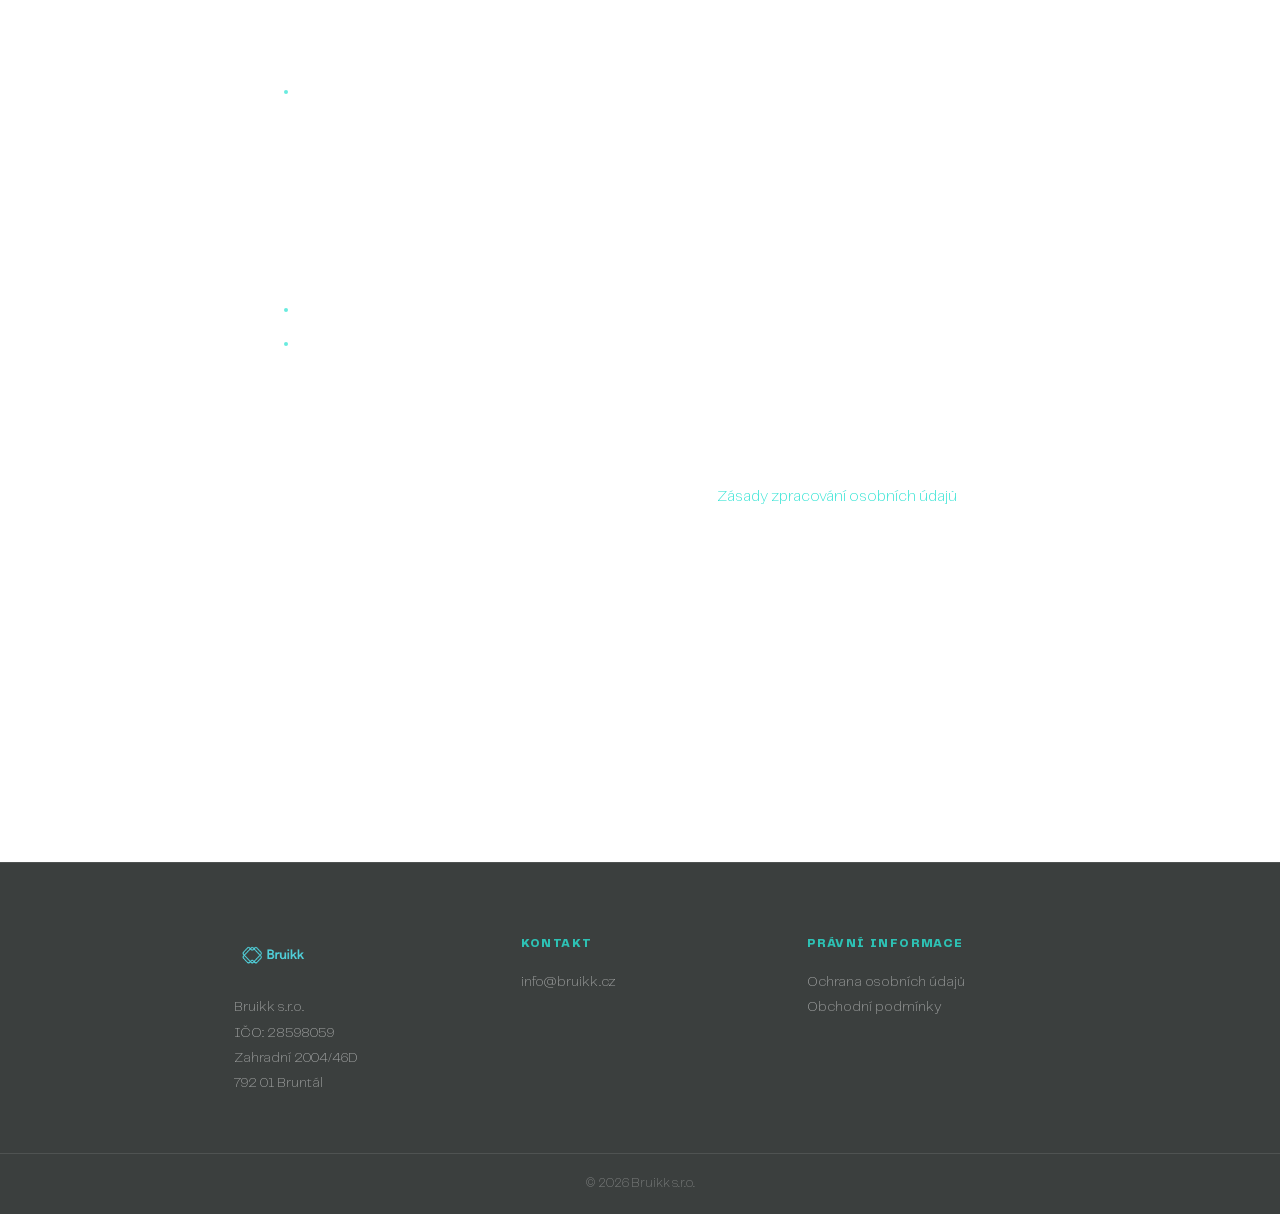
<file: obchodni-podminky.html>
<!DOCTYPE html>
<html lang="cs">
<head>
    <meta charset="UTF-8">
    <meta name="viewport" content="width=device-width, initial-scale=1.0">
    <title>Obchodní podmínky – Bruikk</title>
    <link rel="stylesheet" href="style.css">
    <style>
        .gdpr-section {
            padding: 120px 0;
        }

        .gdpr__inner {
            max-width: 760px;
        }

        .gdpr__eyebrow {
            display: block;
            font-size: 0.72rem;
            font-weight: 800;
            letter-spacing: 0.12em;
            text-transform: uppercase;
            color: var(--teal);
            opacity: 0.8;
            margin-bottom: 16px;
        }

        .gdpr__title {
            font-size: clamp(2rem, 4vw, 3rem);
            font-weight: 800;
            letter-spacing: -0.04em;
            color: var(--text-primary);
            line-height: 1.1;
            margin-bottom: 64px;
        }

        .gdpr__block {
            padding: 40px 0;
            border-bottom: 1px solid var(--border);
        }

        .gdpr__block:last-child {
            border-bottom: none;
        }

        .gdpr__block h2 {
            font-size: 1.1rem;
            font-weight: 800;
            color: var(--text-primary);
            letter-spacing: -0.02em;
            margin-bottom: 16px;
        }

        .gdpr__block p {
            font-size: 0.95rem;
            font-weight: 200;
            color: var(--text-secondary);
            line-height: 1.8;
            margin-bottom: 12px;
        }

        .gdpr__block p:last-child {
            margin-bottom: 0;
        }

        .gdpr__block ul {
            list-style: none;
            display: flex;
            flex-direction: column;
            gap: 8px;
            margin-top: 8px;
        }

        .gdpr__block ul li {
            font-size: 0.95rem;
            font-weight: 200;
            color: var(--text-secondary);
            line-height: 1.7;
            padding-left: 18px;
            position: relative;
        }

        .gdpr__block ul li::before {
            content: '';
            position: absolute;
            left: 0;
            top: 10px;
            width: 4px;
            height: 4px;
            border-radius: 50%;
            background: var(--teal);
            opacity: 0.7;
        }

        .gdpr__block address {
            font-style: normal;
            font-size: 0.95rem;
            font-weight: 200;
            color: var(--text-secondary);
            line-height: 1.8;
        }

        .gdpr__block a {
            color: var(--teal);
            transition: opacity 0.2s;
        }

        .gdpr__block a:hover {
            opacity: 0.75;
        }

        .gdpr__note {
            margin-top: 8px;
            font-size: 0.88rem;
            font-weight: 200;
            color: var(--text-muted);
            font-style: italic;
        }
    </style>
</head>
<body>

    <!-- NAVIGACE -->
    <nav class="nav" id="nav">
        <div class="container nav__inner">
            <a href="index.html" class="nav__logo">
                <img src="logo.png" alt="Bruikk">
            </a>
            <ul class="nav__links" id="navLinks">
                <li><a href="index.html">Co vás naučíme</a></li>
                <li><a href="pro-firmy.html">Pro firmy</a></li>
                <li><a href="pro-jednotlivce.html">Pro jednotlivce</a></li>
                <li><a href="index.html#reference">Reference</a></li>
                <li><a href="index.html#kontakt" class="btn btn--nav">Domluvit konzultaci</a></li>
            </ul>
            <button class="nav__toggle" id="navToggle" aria-label="Otevřít menu" aria-expanded="false">
                <span></span>
                <span></span>
                <span></span>
            </button>
        </div>
    </nav>

    <section class="gdpr-section">
        <div class="container gdpr__inner">

            <span class="gdpr__eyebrow">Právní informace</span>
            <h1 class="gdpr__title">Obchodní podmínky</h1>

            <div class="gdpr__block">
                <h2>1. Úvodní ustanovení</h2>
                <p>Tyto obchodní podmínky upravují vztah mezi:</p>
                <address>
                    Bruikk s.r.o.<br>
                    IČO: 28598059<br>
                    Sídlo: Zahradní 2004/46D, 792 01 Bruntál
                </address>
                <p style="margin-top: 12px;">(dále jen „poskytovatel") a zákazníkem.</p>
            </div>

            <div class="gdpr__block">
                <h2>2. Předmět služeb</h2>
                <p>Poskytovatel nabízí zejména:</p>
                <ul>
                    <li>školení v oblasti umělé inteligence</li>
                    <li>konzultace</li>
                    <li>vzdělávací služby</li>
                </ul>
            </div>

            <div class="gdpr__block">
                <h2>3. Objednávka služeb</h2>
                <p>K objednání služby dochází:</p>
                <ul>
                    <li>prostřednictvím kontaktního formuláře</li>
                    <li>e-mailem</li>
                    <li>telefonicky</li>
                </ul>
                <p class="gdpr__note">Odesláním poptávky nevzniká závazná objednávka.</p>
            </div>

            <div class="gdpr__block">
                <h2>4. Uzavření smlouvy</h2>
                <p>Smlouva je uzavřena:</p>
                <ul>
                    <li>potvrzením objednávky ze strany poskytovatele</li>
                    <li>nebo individuální dohodou</li>
                </ul>
            </div>

            <div class="gdpr__block">
                <h2>5. Cena a platební podmínky</h2>
                <p>Cena služby je stanovena individuálně na základě dohody. Platba probíhá:</p>
                <ul>
                    <li>převodem na účet</li>
                    <li>nebo jinou dohodnutou formou</li>
                </ul>
            </div>

            <div class="gdpr__block">
                <h2>6. Zrušení služby</h2>
                <p>Zákazník může službu zrušit:</p>
                <ul>
                    <li>na základě individuální dohody</li>
                </ul>
                <p>Poskytovatel si vyhrazuje právo účtovat storno poplatek v případě pozdního zrušení.</p>
            </div>

            <div class="gdpr__block">
                <h2>7. Odpovědnost</h2>
                <p>Poskytovatel nenese odpovědnost za:</p>
                <ul>
                    <li>způsob využití informací získaných během školení</li>
                    <li>výsledky dosažené zákazníkem</li>
                </ul>
            </div>

            <div class="gdpr__block">
                <h2>8. Ochrana údajů</h2>
                <p>Zpracování osobních údajů se řídí samostatným dokumentem <a href="gdpr.html">Zásady zpracování osobních údajů</a>.</p>
            </div>

            <div class="gdpr__block">
                <h2>9. Závěrečná ustanovení</h2>
                <p>Tyto podmínky jsou platné od: 1. 1. 2026</p>
                <p>Poskytovatel si vyhrazuje právo tyto podmínky upravit.</p>
            </div>

        </div>
    </section>

    <!-- FOOTER -->
    <footer class="footer">
        <div class="container footer__inner">

            <div class="footer__col">
                <img src="logo.png" alt="Bruikk" class="footer__logo">
                <address>
                    Bruikk s.r.o.<br>
                    IČO: 28598059<br>
                    Zahradní 2004/46D<br>
                    792 01 Bruntál
                </address>
            </div>

            <div class="footer__col">
                <span class="footer__col-title">Kontakt</span>
                <a href="mailto:info@bruikk.cz">info@bruikk.cz</a>
            </div>

            <div class="footer__col">
                <span class="footer__col-title">Právní informace</span>
                <a href="gdpr.html">Ochrana osobních údajů</a>
                <a href="obchodni-podminky.html">Obchodní podmínky</a>
            </div>

        </div>
        <div class="footer__bottom">
            <div class="container">
                <p>© 2026 Bruikk s.r.o.</p>
            </div>
        </div>
    </footer>

    <script src="script.js"></script>
</body>
</html>
</file>
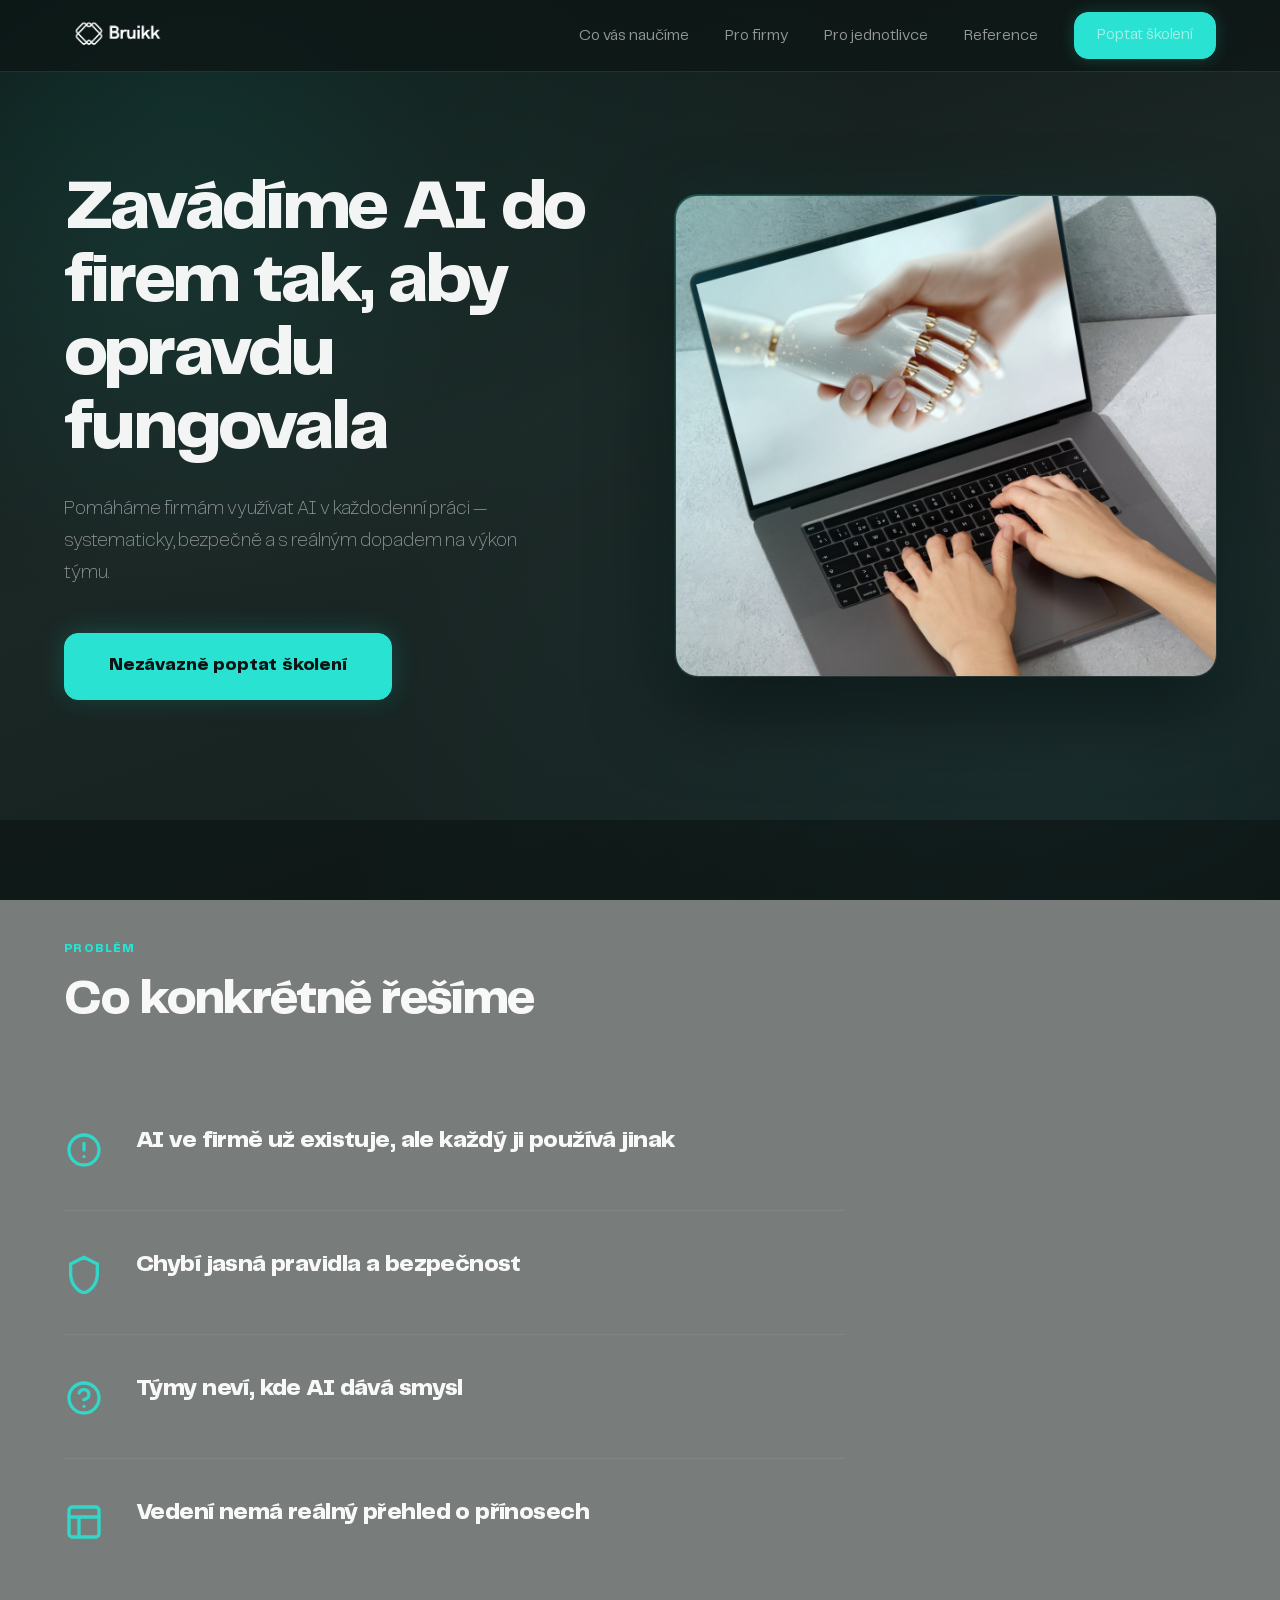
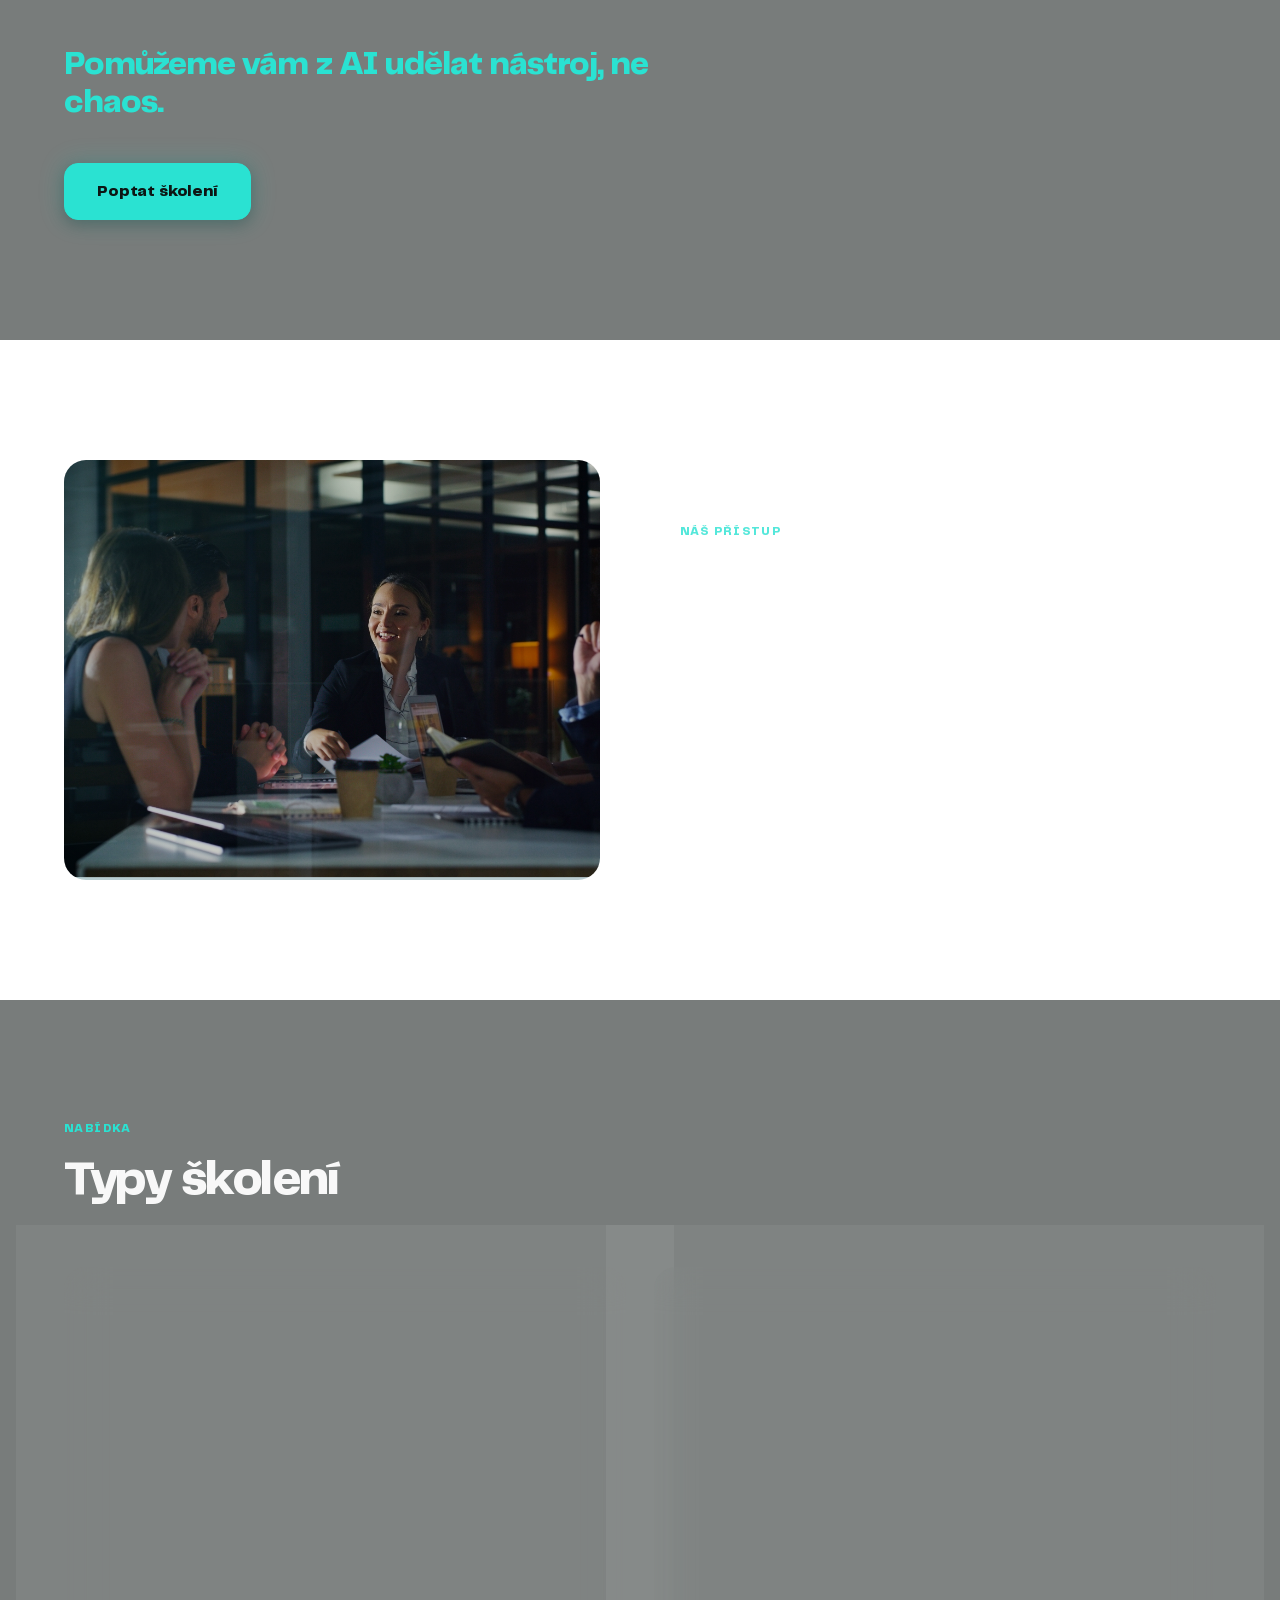
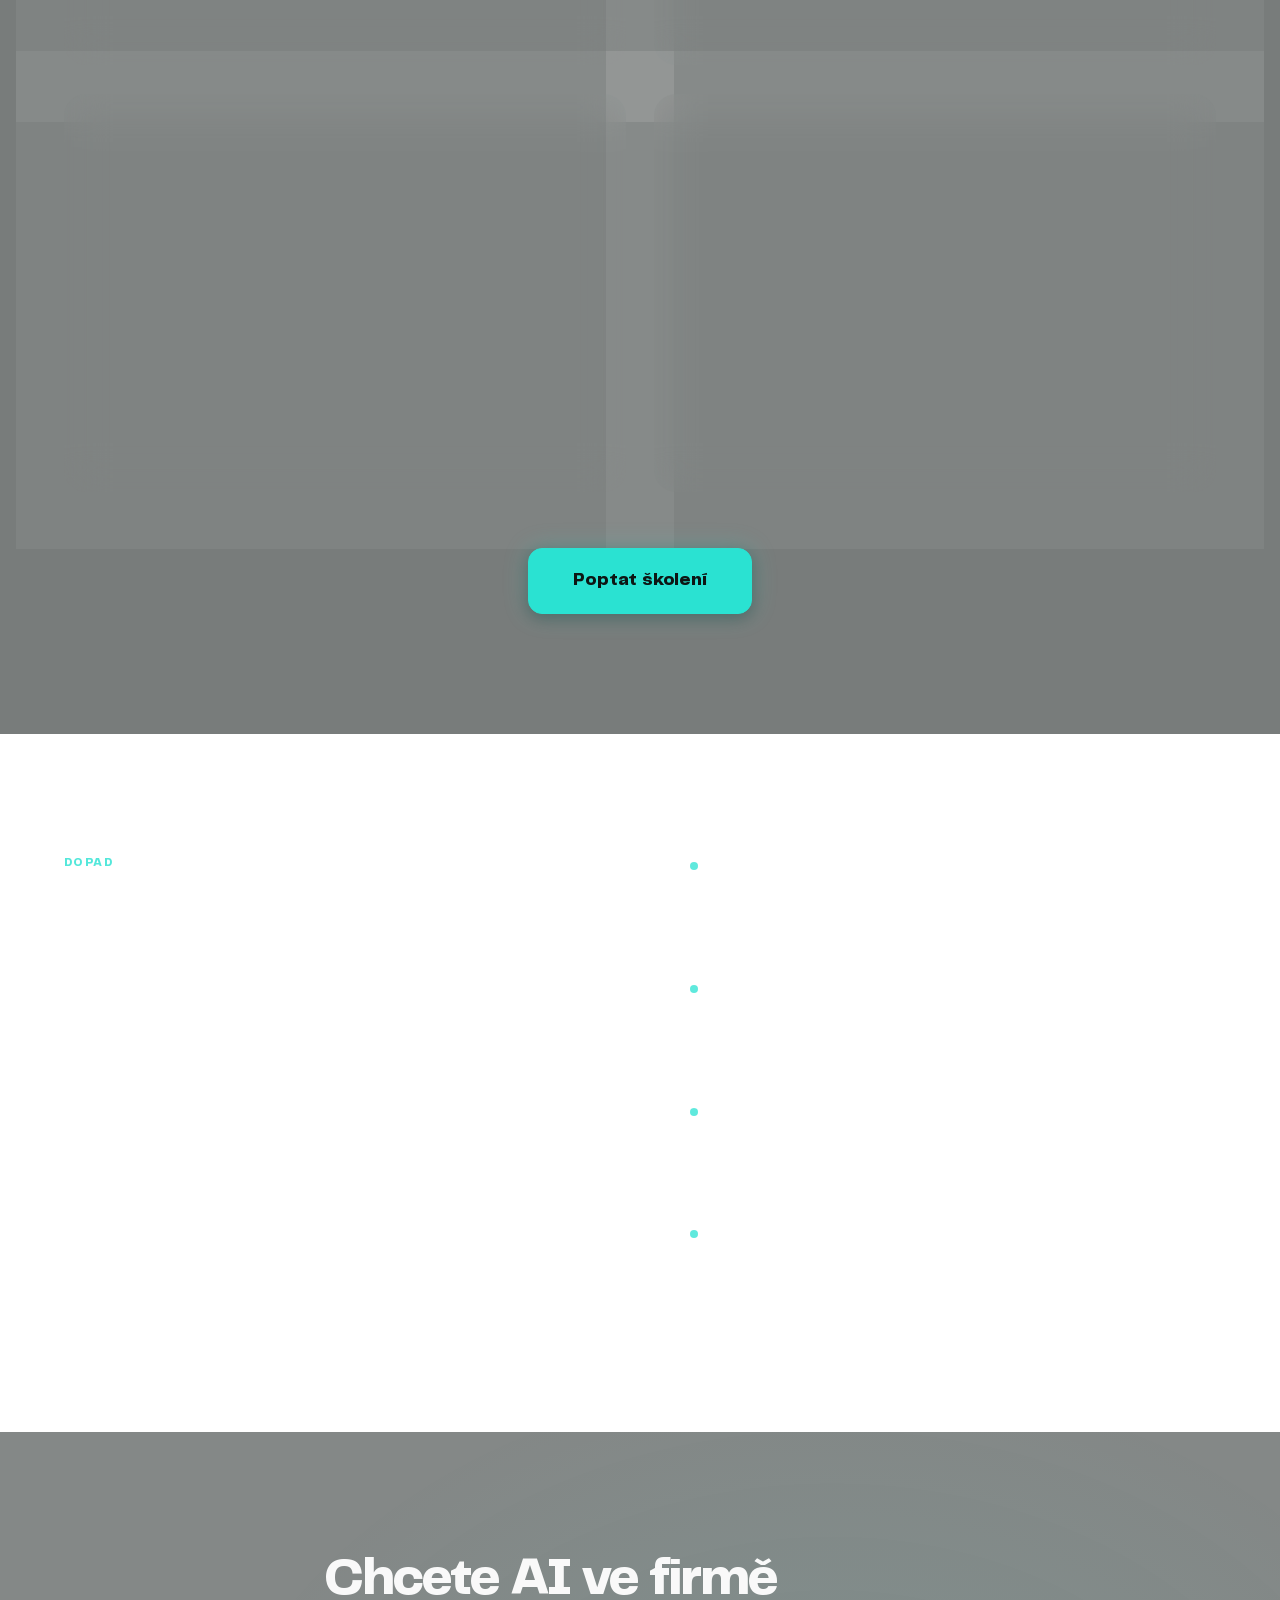
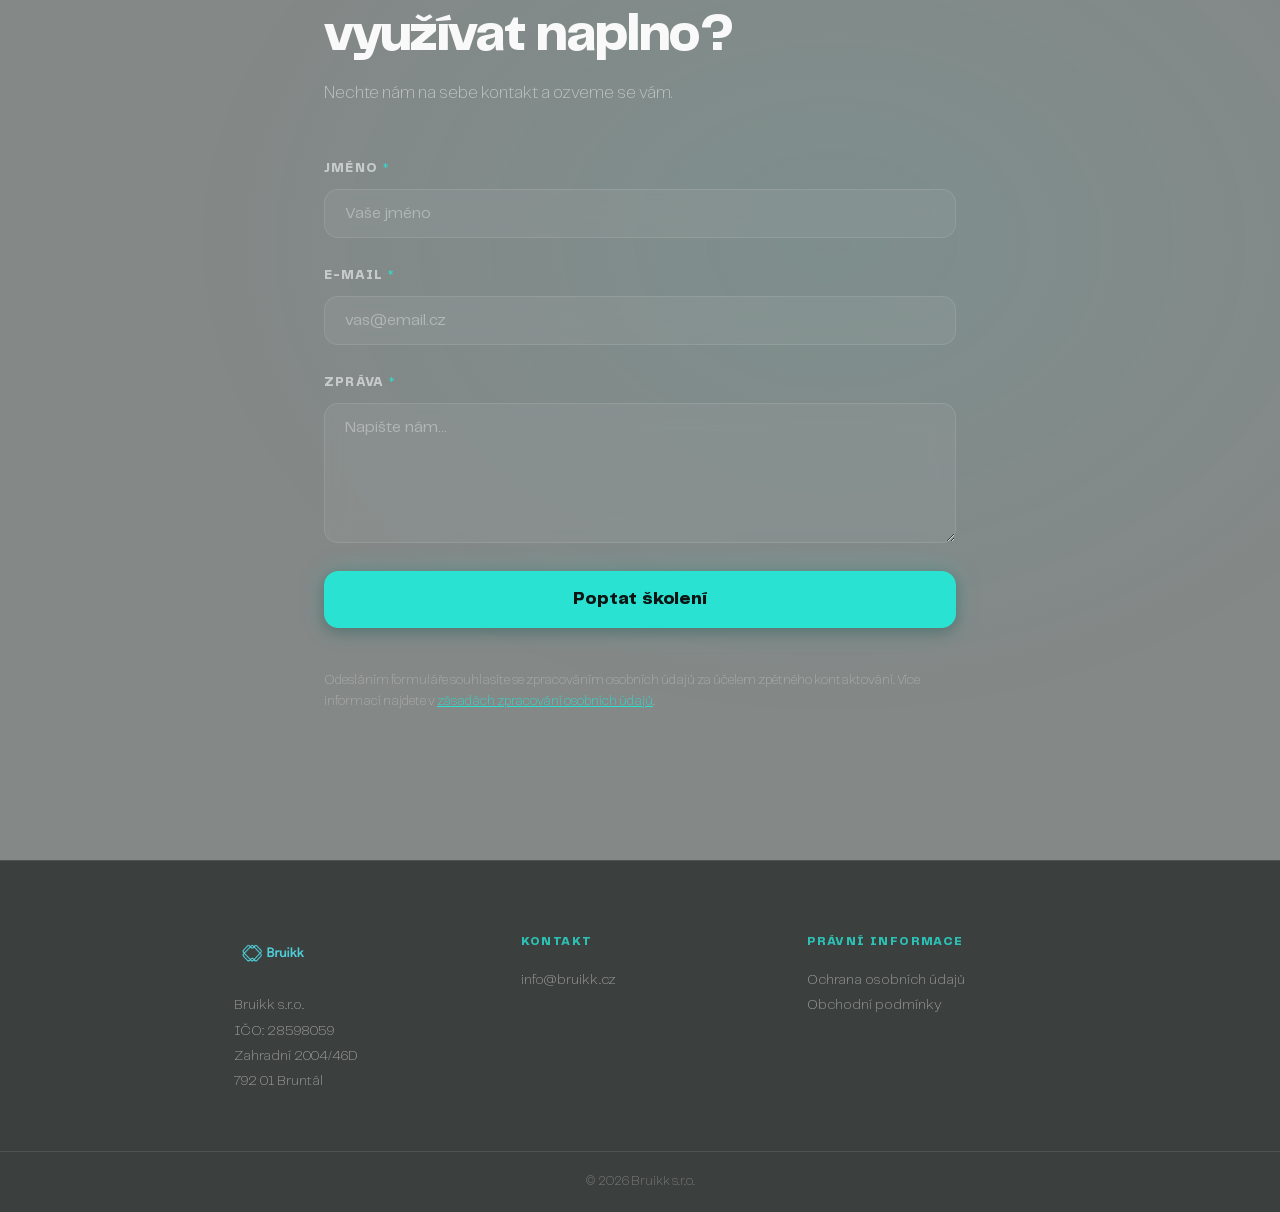
<file: pro-firmy.html>
<!DOCTYPE html>
<html lang="cs">
<head>
    <meta charset="UTF-8">
    <meta name="viewport" content="width=device-width, initial-scale=1.0">
    <title>AI školení pro firmy – Bruikk</title>
    <link rel="stylesheet" href="style.css">
    <style>

        /* ── HERO HELPER ── */
        .pf-hero__cta-helper {
            margin-top: 14px;
            font-size: 0.82rem;
            font-weight: 200;
            color: var(--text-muted);
            letter-spacing: 0.02em;
        }

        /* ── SHARED SECTION SPACING ── */
        .pf-section {
            padding: 120px 0;
        }
        .pf-section--alt {
            background: rgba(10,18,16,0.55);
        }

        /* ── CO KONKRÉTNĚ ŘEŠÍME ── */
        .pf-resime__list {
            display: flex;
            flex-direction: column;
            max-width: 780px;
        }

        .pf-resime__item {
            display: flex;
            align-items: flex-start;
            gap: 32px;
            padding: 40px 0;
            border-bottom: 1px solid rgba(255,255,255,0.07);
            transition: padding-left 0.2s;
        }

        .pf-resime__item:last-child {
            border-bottom: none;
        }

        .pf-resime__item:hover {
            padding-left: 6px;
        }

        .pf-resime__icon {
            flex-shrink: 0;
            width: 40px;
            height: 40px;
            color: var(--teal);
            margin-top: 3px;
            opacity: 0.9;
        }

        .pf-resime__icon svg {
            width: 100%;
            height: 100%;
        }

        .pf-resime__item p {
            font-size: clamp(1.1rem, 2vw, 1.45rem);
            font-weight: 800;
            color: var(--text-primary);
            letter-spacing: -0.025em;
            line-height: 1.2;
        }

        .pf-resime__closing {
            margin-top: 64px;
            font-size: clamp(1.3rem, 3vw, 2rem);
            font-weight: 800;
            color: var(--teal);
            letter-spacing: -0.03em;
            line-height: 1.2;
            max-width: 640px;
        }

        .pf-resime__cta {
            margin-top: 40px;
            display: flex;
            align-items: center;
            gap: 20px;
            flex-wrap: wrap;
        }

        .pf-resime__cta-note {
            font-size: 0.82rem;
            font-weight: 200;
            color: var(--text-muted);
        }

        /* ── JAK K AI PŘISTUPUJEME ── */
        .pf-pristup__inner {
            display: grid;
            grid-template-columns: 1fr 1fr;
            gap: 80px;
            align-items: center;
        }

        .pf-pristup__image {
            border-radius: var(--radius-lg);
            overflow: hidden;
            position: relative;
        }

        .pf-pristup__image::after {
            content: '';
            position: absolute;
            inset: 0;
            background: linear-gradient(135deg, rgba(42,226,210,0.1), transparent 60%);
            pointer-events: none;
        }

        .pf-pristup__image img {
            width: 100%;
            height: 420px;
            object-fit: cover;
            filter: brightness(0.8) contrast(1.05);
            display: block;
        }

        .pf-pristup__content {
            display: flex;
            flex-direction: column;
            gap: 24px;
        }

        .pf-pristup__text {
            font-size: clamp(1rem, 1.8vw, 1.15rem);
            font-weight: 200;
            color: var(--text-secondary);
            line-height: 1.85;
        }

        .pf-pristup__text strong {
            color: var(--text-primary);
            font-weight: 800;
        }

        /* ── TYPY ŠKOLENÍ ── */
        .pf-skoleni__grid {
            display: grid;
            grid-template-columns: repeat(2, 1fr);
            gap: 28px;
            margin-bottom: 56px;
        }

        .pf-skoleni__card {
            padding: 40px;
            display: flex;
            flex-direction: column;
        }

        .pf-skoleni__tag {
            display: inline-block;
            font-size: 0.7rem;
            font-weight: 800;
            letter-spacing: 0.12em;
            text-transform: uppercase;
            color: var(--teal);
            background: rgba(42,226,210,0.08);
            border: 1px solid rgba(42,226,210,0.18);
            border-radius: 6px;
            padding: 4px 10px;
            margin-bottom: 24px;
            align-self: flex-start;
        }

        .pf-skoleni__card h3 {
            font-size: 1.25rem;
            font-weight: 800;
            letter-spacing: -0.025em;
            color: var(--text-primary);
            margin-bottom: 8px;
            line-height: 1.25;
        }

        .pf-skoleni__subtitle {
            font-size: 0.87rem;
            font-weight: 200;
            color: var(--text-muted);
            margin-bottom: 24px;
            line-height: 1.5;
        }

        .pf-skoleni__list {
            display: flex;
            flex-direction: column;
            gap: 11px;
            margin-bottom: 28px;
            flex: 1;
        }

        .pf-skoleni__list li {
            font-size: 0.9rem;
            color: var(--text-secondary);
            padding-left: 16px;
            position: relative;
            line-height: 1.6;
        }

        .pf-skoleni__list li::before {
            content: '';
            position: absolute;
            left: 0;
            top: 8px;
            width: 4px;
            height: 4px;
            border-radius: 50%;
            background: var(--teal);
            opacity: 0.6;
        }

        .pf-skoleni__footer {
            border-top: 1px solid rgba(255,255,255,0.08);
            padding-top: 20px;
            display: flex;
            align-items: center;
            justify-content: space-between;
            gap: 16px;
            flex-wrap: wrap;
            margin-top: auto;
        }

        .pf-skoleni__result {
            font-size: 0.83rem;
            font-weight: 800;
            color: var(--teal);
            letter-spacing: -0.01em;
        }

        .pf-skoleni__cta-row {
            display: flex;
            justify-content: center;
        }

        /* ── CO TO ZMĚNÍ – SPLIT LAYOUT ── */
        .pf-zmeni__inner {
            display: grid;
            grid-template-columns: 1fr 1fr;
            gap: 100px;
            align-items: start;
        }

        .pf-zmeni__headline {
            font-size: clamp(2rem, 4vw, 3.2rem);
            font-weight: 800;
            letter-spacing: -0.04em;
            color: var(--text-primary);
            line-height: 1.1;
            position: sticky;
            top: 120px;
        }

        .pf-zmeni__list {
            display: flex;
            flex-direction: column;
        }

        .pf-zmeni__item {
            display: flex;
            align-items: flex-start;
            gap: 24px;
            padding: 32px 0;
            border-bottom: 1px solid rgba(255,255,255,0.07);
            transition: padding-left 0.2s;
        }

        .pf-zmeni__item:first-child {
            padding-top: 0;
        }

        .pf-zmeni__item:last-child {
            border-bottom: none;
        }

        .pf-zmeni__item:hover {
            padding-left: 6px;
        }

        .pf-zmeni__dot {
            flex-shrink: 0;
            width: 8px;
            height: 8px;
            border-radius: 50%;
            background: var(--teal);
            margin-top: 8px;
            opacity: 0.75;
        }

        .pf-zmeni__text {
            display: flex;
            flex-direction: column;
            gap: 6px;
        }

        .pf-zmeni__text strong {
            font-size: clamp(1.1rem, 2vw, 1.45rem);
            font-weight: 800;
            color: var(--text-primary);
            letter-spacing: -0.025em;
            line-height: 1.2;
        }

        .pf-zmeni__text span {
            font-size: 0.93rem;
            font-weight: 200;
            color: var(--text-secondary);
        }

        /* ── JAK PRACUJEME ── */
        .pf-jak__steps {
            display: grid;
            grid-template-columns: repeat(4, 1fr);
            gap: 0;
            position: relative;
        }

        .pf-jak__steps::before {
            content: '';
            position: absolute;
            top: 27px;
            left: 7%;
            right: 7%;
            height: 1px;
            background: linear-gradient(to right, transparent, rgba(42,226,210,0.2), transparent);
        }

        .pf-jak__step {
            padding: 0 28px;
            display: flex;
            flex-direction: column;
            align-items: flex-start;
        }

        .pf-jak__step:first-child { padding-left: 0; }
        .pf-jak__step:last-child  { padding-right: 0; }

        .pf-jak__number {
            width: 54px;
            height: 54px;
            border-radius: 50%;
            background: rgba(42,226,210,0.07);
            border: 1px solid rgba(42,226,210,0.22);
            display: flex;
            align-items: center;
            justify-content: center;
            font-size: 1rem;
            font-weight: 800;
            color: var(--teal);
            margin-bottom: 28px;
            position: relative;
            z-index: 1;
        }

        .pf-jak__step h3 {
            font-size: 1rem;
            font-weight: 800;
            color: var(--text-primary);
            letter-spacing: -0.01em;
            line-height: 1.3;
        }

        /* ── FINAL CTA ── */
        .pf-cta {
            padding: 120px 0;
            background:
                radial-gradient(ellipse at 65% 40%, rgba(42,226,210,0.07) 0%, transparent 55%),
                rgba(10,18,16,0.5);
        }

        .pf-cta__inner {
            max-width: 680px;
        }

        .pf-cta__title {
            font-size: clamp(2rem, 4vw, 3.2rem);
            font-weight: 800;
            letter-spacing: -0.04em;
            color: var(--text-primary);
            margin-bottom: 16px;
            line-height: 1.1;
        }

        .pf-cta__subtitle {
            font-size: 1.05rem;
            font-weight: 200;
            color: var(--text-secondary);
            margin-bottom: 52px;
        }

        .pf-cta__helper {
            margin-top: 14px;
            font-size: 0.82rem;
            font-weight: 200;
            color: var(--text-muted);
        }

        /* ── RESPONSIVE ── */
        @media (max-width: 1024px) {
            .pf-pristup__inner {
                grid-template-columns: 1fr;
                gap: 48px;
            }
            .pf-pristup__image img { height: 300px; }
            .pf-zmeni__inner {
                grid-template-columns: 1fr;
                gap: 48px;
            }
            .pf-zmeni__headline {
                position: static;
            }
        }

        @media (max-width: 768px) {
            .pf-section       { padding: 80px 0; }
            .pf-cta           { padding: 80px 0; }
            .pf-skoleni__grid { grid-template-columns: 1fr; }
            .pf-jak__steps    { grid-template-columns: 1fr; gap: 40px; }
            .pf-jak__steps::before { display: none; }
            .pf-jak__step,
            .pf-jak__step:first-child,
            .pf-jak__step:last-child { padding: 0; }
            .pf-skoleni__footer { flex-direction: column; align-items: flex-start; }
        }

        @media (max-width: 480px) {
            .pf-resime__cta { flex-direction: column; align-items: flex-start; }
        }
    </style>
</head>
<body>

    <!-- NAVIGACE -->
    <nav class="nav" id="nav">
        <div class="container nav__inner">
            <a href="index.html" class="nav__logo">
                <img src="logo.png" alt="Bruikk">
            </a>
            <ul class="nav__links" id="navLinks">
                <li><a href="index.html">Co vás naučíme</a></li>
                <li><a href="pro-firmy.html">Pro firmy</a></li>
                <li><a href="pro-jednotlivce.html">Pro jednotlivce</a></li>
                <li><a href="index.html#reference">Reference</a></li>
                <li><a href="#pf-kontakt" class="btn btn--nav">Poptat školení</a></li>
            </ul>
            <button class="nav__toggle" id="navToggle" aria-label="Otevřít menu" aria-expanded="false">
                <span></span>
                <span></span>
                <span></span>
            </button>
        </div>
    </nav>

    <!-- 1) HERO -->
    <section class="hero" id="hero">
        <div class="container hero__inner">
            <div class="hero__content">
                <h1 class="hero__title">Zavádíme AI do firem tak, aby opravdu fungovala</h1>
                <p class="hero__subtitle">Pomáháme firmám využívat AI v každodenní práci — systematicky, bezpečně a s reálným dopadem na výkon týmu.</p>
                <div class="hero__cta">
                    <a href="#pf-kontakt" class="btn btn--primary btn--large">Nezávazně poptat školení</a>
                </div>
            </div>
            <div class="hero__image">
                <img src="images/2.png" alt="AI školení pro firmy">
            </div>
        </div>
    </section>

    <!-- 2) CO KONKRÉTNĚ ŘEŠÍME -->
    <section class="pf-section pf-section--alt" id="pf-resime">
        <div class="container">
            <span class="eyebrow reveal">Problém</span>
            <h2 class="section-title reveal">Co konkrétně řešíme</h2>

            <div class="pf-resime__list">

                <div class="pf-resime__item reveal">
                    <div class="pf-resime__icon">
                        <svg viewBox="0 0 24 24" fill="none" stroke="currentColor" stroke-width="2" stroke-linecap="round">
                            <circle cx="12" cy="12" r="9"/><path d="M12 8v4M12 16h.01"/>
                        </svg>
                    </div>
                    <p>AI ve firmě už existuje, ale každý ji používá jinak</p>
                </div>

                <div class="pf-resime__item reveal reveal-delay-1">
                    <div class="pf-resime__icon">
                        <svg viewBox="0 0 24 24" fill="none" stroke="currentColor" stroke-width="2" stroke-linecap="round">
                            <path d="M12 2L4 6v6c0 5.25 3.5 10.15 8 11.25C16.5 22.15 20 17.25 20 12V6l-8-4z"/>
                        </svg>
                    </div>
                    <p>Chybí jasná pravidla a bezpečnost</p>
                </div>

                <div class="pf-resime__item reveal reveal-delay-2">
                    <div class="pf-resime__icon">
                        <svg viewBox="0 0 24 24" fill="none" stroke="currentColor" stroke-width="2" stroke-linecap="round">
                            <circle cx="12" cy="12" r="9"/><path d="M9.09 9a3 3 0 015.83 1c0 2-3 3-3 3M12 17h.01"/>
                        </svg>
                    </div>
                    <p>Týmy neví, kde AI dává smysl</p>
                </div>

                <div class="pf-resime__item reveal reveal-delay-3">
                    <div class="pf-resime__icon">
                        <svg viewBox="0 0 24 24" fill="none" stroke="currentColor" stroke-width="2" stroke-linecap="round">
                            <rect x="3" y="3" width="18" height="18" rx="2"/><path d="M3 9h18M9 21V9"/>
                        </svg>
                    </div>
                    <p>Vedení nemá reálný přehled o přínosech</p>
                </div>

            </div>

            <div class="reveal">
                <p class="pf-resime__closing">Pomůžeme vám z AI udělat nástroj, ne chaos.</p>
                <div class="pf-resime__cta">
                    <a href="#pf-kontakt" class="btn btn--primary">Poptat školení</a>
                </div>
            </div>
        </div>
    </section>

    <!-- 3) JAK K AI PŘISTUPUJEME -->
    <section class="pf-section" id="pf-pristup">
        <div class="container">
            <div class="pf-pristup__inner">
                <div class="pf-pristup__image reveal">
                    <img src="images/14.png" alt="Jak přistupujeme k AI">
                </div>
                <div class="pf-pristup__content reveal reveal-delay-1">
                    <span class="eyebrow">Náš přístup</span>
                    <h2 class="section-title" style="margin-bottom: 24px;">Jak k AI přistupujeme</h2>
                    <p class="pf-pristup__text">
                        Nezahlcujeme teorií — každé školení stavíme na <strong>reálných situacích z vaší práce</strong>. Přizpůsobujeme obsah konkrétní firmě, oboru a týmu. Výsledkem není jen znalost, ale <strong>návyk používat AI tam, kde to opravdu pomáhá</strong>.
                    </p>
                </div>
            </div>
        </div>
    </section>

    <!-- 4) TYPY ŠKOLENÍ -->
    <section class="pf-section pf-section--alt" id="pf-skoleni">
        <div class="container">
            <span class="eyebrow reveal">Nabídka</span>
            <h2 class="section-title reveal">Typy školení</h2>
            <div class="pf-skoleni__grid">

                <div class="pf-skoleni__card glass-card reveal">
                    <span class="pf-skoleni__tag">Pro celý tým</span>
                    <h3>Praktické AI školení pro celý tým</h3>
                    <p class="pf-skoleni__subtitle">Pro firmy, které chtějí AI rychle dostat do praxe</p>
                    <ul class="pf-skoleni__list">
                        <li>jak používat AI v každodenní práci</li>
                        <li>jak si zrychlit úkoly (texty, analýzy, prezentace)</li>
                        <li>jak tvořit kvalitní výstupy (prompty, workflow)</li>
                    </ul>
                    <div class="pf-skoleni__footer">
                        <p class="pf-skoleni__result">Výsledek: tým, který AI opravdu používá</p>
                        <a href="#pf-kontakt" class="btn btn--teal-ghost">Poptat školení</a>
                    </div>
                </div>

                <div class="pf-skoleni__card glass-card reveal reveal-delay-1">
                    <span class="pf-skoleni__tag">Pro vedení</span>
                    <h3>AI pro manažery a lídry</h3>
                    <p class="pf-skoleni__subtitle">Pro vedení, které potřebuje rozhodovat a nastavovat směr</p>
                    <ul class="pf-skoleni__list">
                        <li>kde AI dává smysl (a kde ne)</li>
                        <li>jak ji zavádět do firmy</li>
                        <li>rizika, bezpečnost, AI Act</li>
                    </ul>
                    <div class="pf-skoleni__footer">
                        <p class="pf-skoleni__result">Výsledek: jistota v rozhodování, ne chaos</p>
                        <a href="#pf-kontakt" class="btn btn--teal-ghost">Poptat školení</a>
                    </div>
                </div>

                <div class="pf-skoleni__card glass-card reveal reveal-delay-2">
                    <span class="pf-skoleni__tag">Pro marketing</span>
                    <h3>AI pro marketing a obsah</h3>
                    <p class="pf-skoleni__subtitle">Pro týmy, které chtějí rychlejší a lepší výstupy</p>
                    <ul class="pf-skoleni__list">
                        <li>tvorba obsahu (social, web, kampaně)</li>
                        <li>automatizace marketingu</li>
                        <li>konzistence výstupů</li>
                    </ul>
                    <div class="pf-skoleni__footer">
                        <p class="pf-skoleni__result">Výsledek: více obsahu, méně práce</p>
                        <a href="#pf-kontakt" class="btn btn--teal-ghost">Poptat školení</a>
                    </div>
                </div>

                <div class="pf-skoleni__card glass-card reveal reveal-delay-3">
                    <span class="pf-skoleni__tag">Bezpečnost</span>
                    <h3>AI bezpečnost a pravidla</h3>
                    <p class="pf-skoleni__subtitle">Pro firmy, které chtějí AI používat bez rizika</p>
                    <ul class="pf-skoleni__list">
                        <li>GDPR a práce s daty</li>
                        <li>interní směrnice</li>
                        <li>bezpečné používání nástrojů</li>
                    </ul>
                    <div class="pf-skoleni__footer">
                        <p class="pf-skoleni__result">Výsledek: kontrola + compliance</p>
                        <a href="#pf-kontakt" class="btn btn--teal-ghost">Poptat školení</a>
                    </div>
                </div>

            </div>

            <div class="pf-skoleni__cta-row reveal">
                <a href="#pf-kontakt" class="btn btn--primary btn--large">Poptat školení</a>
            </div>
        </div>
    </section>

    <!-- 5) CO TO ZMĚNÍ VE VAŠÍ FIRMĚ -->
    <section class="pf-section" id="pf-zmeni">
        <div class="container">
            <div class="pf-zmeni__inner">

                <div class="reveal">
                    <span class="eyebrow">Dopad</span>
                    <h2 class="pf-zmeni__headline">+10 až 20 hodin měsíčně zpět pro váš tým</h2>
                    <p style="margin-top: 16px; font-size: 1rem; font-weight: 200; color: var(--text-secondary); line-height: 1.6;">Díky automatizaci a chytrému využití AI</p>
                </div>

                <div class="pf-zmeni__list">

                    <div class="pf-zmeni__item reveal">
                        <div class="pf-zmeni__dot"></div>
                        <div class="pf-zmeni__text">
                            <strong>Méně chaosu, více systému</strong>
                            <span>Jasná pravidla, workflow a sdílené postupy</span>
                        </div>
                    </div>

                    <div class="pf-zmeni__item reveal reveal-delay-1">
                        <div class="pf-zmeni__dot"></div>
                        <div class="pf-zmeni__text">
                            <strong>Bezpečné používání AI</strong>
                            <span>GDPR, AI Act a práce s citlivými daty bez rizika</span>
                        </div>
                    </div>

                    <div class="pf-zmeni__item reveal reveal-delay-2">
                        <div class="pf-zmeni__dot"></div>
                        <div class="pf-zmeni__text">
                            <strong>Kvalitnější výstupy za kratší čas</strong>
                            <span>Texty, prezentace, analýzy i rozhodování</span>
                        </div>
                    </div>

                    <div class="pf-zmeni__item reveal reveal-delay-3">
                        <div class="pf-zmeni__dot"></div>
                        <div class="pf-zmeni__text">
                            <strong>AI, která funguje v praxi</strong>
                            <span>Ne teorie. Reálné scénáře z vaší firmy</span>
                        </div>
                    </div>

                </div>
            </div>
        </div>
    </section>

    <!-- 7) CTA -->
    <section class="pf-cta" id="pf-kontakt">
        <div class="container pf-cta__inner">
            <h2 class="pf-cta__title reveal">Chcete AI ve firmě využívat naplno?</h2>
            <p class="pf-cta__subtitle reveal">Nechte nám na sebe kontakt a ozveme se vám.</p>

            <form class="form reveal" id="pfForm" method="POST" action="https://formspree.io/f/mykbpjnz" novalidate>

                <input type="text" name="_gotcha" style="display:none">

                <div class="form__group">
                    <label class="form__label" for="pf-jmeno">Jméno <span class="form__required">*</span></label>
                    <input class="form__input" type="text" id="pf-jmeno" name="name" placeholder="Vaše jméno" required autocomplete="name">
                    <span class="form__error" id="pf-jmeno-error">Vyplňte prosím jméno.</span>
                </div>

                <div class="form__group">
                    <label class="form__label" for="pf-email">E-mail <span class="form__required">*</span></label>
                    <input class="form__input" type="email" id="pf-email" name="email" placeholder="vas@email.cz" required autocomplete="email">
                    <span class="form__error" id="pf-email-error">Zadejte platnou e-mailovou adresu.</span>
                </div>

                <div class="form__group">
                    <label class="form__label" for="pf-zprava">Zpráva <span class="form__required">*</span></label>
                    <textarea class="form__input form__textarea" id="pf-zprava" name="message" placeholder="Napište nám..." required></textarea>
                    <span class="form__error" id="pf-zprava-error">Vyplňte prosím zprávu.</span>
                </div>

                <button type="submit" class="btn btn--primary btn--large">Poptat školení</button>
                <p class="pf-cta__helper">Odesláním formuláře souhlasíte se zpracováním osobních údajů za účelem zpětného kontaktování. Více informací najdete v <a href="gdpr.html" style="color: var(--teal); text-decoration: underline;">zásadách zpracování osobních údajů</a>.</p>

                <div class="form__success" id="pfFormSuccess" hidden>
                    Zpráva byla úspěšně odeslána. Brzy se vám ozveme.
                </div>
                <p id="pf-form-status"></p>

            </form>
        </div>
    </section>

    <!-- FOOTER -->
    <footer class="footer">
        <div class="container footer__inner">

            <div class="footer__col">
                <img src="logo.png" alt="Bruikk" class="footer__logo">
                <address>
                    Bruikk s.r.o.<br>
                    IČO: 28598059<br>
                    Zahradní 2004/46D<br>
                    792 01 Bruntál
                </address>
            </div>

            <div class="footer__col">
                <span class="footer__col-title">Kontakt</span>
                <a href="mailto:info@bruikk.cz">info@bruikk.cz</a>
            </div>

            <div class="footer__col">
                <span class="footer__col-title">Právní informace</span>
                <a href="gdpr.html">Ochrana osobních údajů</a>
                <a href="obchodni-podminky.html">Obchodní podmínky</a>
            </div>

        </div>
        <div class="footer__bottom">
            <div class="container">
                <p>© 2026 Bruikk s.r.o.</p>
            </div>
        </div>
    </footer>

    <script src="script.js"></script>
    <script>
        // Scroll reveal
        const revealEls = document.querySelectorAll('.reveal');
        const observer = new IntersectionObserver(entries => {
            entries.forEach(e => {
                if (e.isIntersecting) {
                    e.target.classList.add('is-visible');
                    observer.unobserve(e.target);
                }
            });
        }, { threshold: 0.12 });
        revealEls.forEach(el => observer.observe(el));

        // Form validation
        const pfForm    = document.getElementById('pfForm');
        const pfSuccess = document.getElementById('pfFormSuccess');

        function pfSetError(inputId, errorId, show) {
            const input = document.getElementById(inputId);
            const error = document.getElementById(errorId);
            input.classList.toggle('is-error', show);
            error.classList.toggle('is-visible', show);
        }

        ['pf-jmeno', 'pf-email', 'pf-zprava'].forEach(id => {
            document.getElementById(id).addEventListener('input', () => {
                if (document.getElementById(id).value.trim()) pfSetError(id, `${id}-error`, false);
            });
        });

        pfForm.addEventListener('submit', e => {
            e.preventDefault();
            const jmeno  = document.getElementById('pf-jmeno').value.trim();
            const email  = document.getElementById('pf-email').value.trim();
            const zprava = document.getElementById('pf-zprava').value.trim();
            const emailOk = /^[^\s@]+@[^\s@]+\.[^\s@]+$/.test(email);

            pfSetError('pf-jmeno',  'pf-jmeno-error',  !jmeno);
            pfSetError('pf-email',  'pf-email-error',  !email || !emailOk);
            pfSetError('pf-zprava', 'pf-zprava-error', !zprava);

            if (!jmeno || !zprava || !email || !emailOk) return;

            const pfSubmitBtn  = pfForm.querySelector('button[type="submit"]');
            const pfFormStatus = document.getElementById('pf-form-status');
            pfSubmitBtn.disabled = true;

            fetch(pfForm.action, {
                method: 'POST',
                body: new FormData(pfForm),
                headers: { 'Accept': 'application/json' }
            })
            .then(response => {
                if (response.ok) {
                    pfForm.querySelectorAll('input, textarea, button[type="submit"]').forEach(el => el.disabled = true);
                    pfSuccess.removeAttribute('hidden');
                    pfSuccess.scrollIntoView({ behavior: 'smooth', block: 'nearest' });
                } else {
                    pfFormStatus.textContent = 'Nastala chyba. Zkuste to prosím znovu.';
                    pfSubmitBtn.disabled = false;
                }
            })
            .catch(() => {
                pfFormStatus.textContent = 'Nastala chyba. Zkuste to prosím znovu.';
                pfSubmitBtn.disabled = false;
            });
        });
    </script>
</body>
</html>
</file>
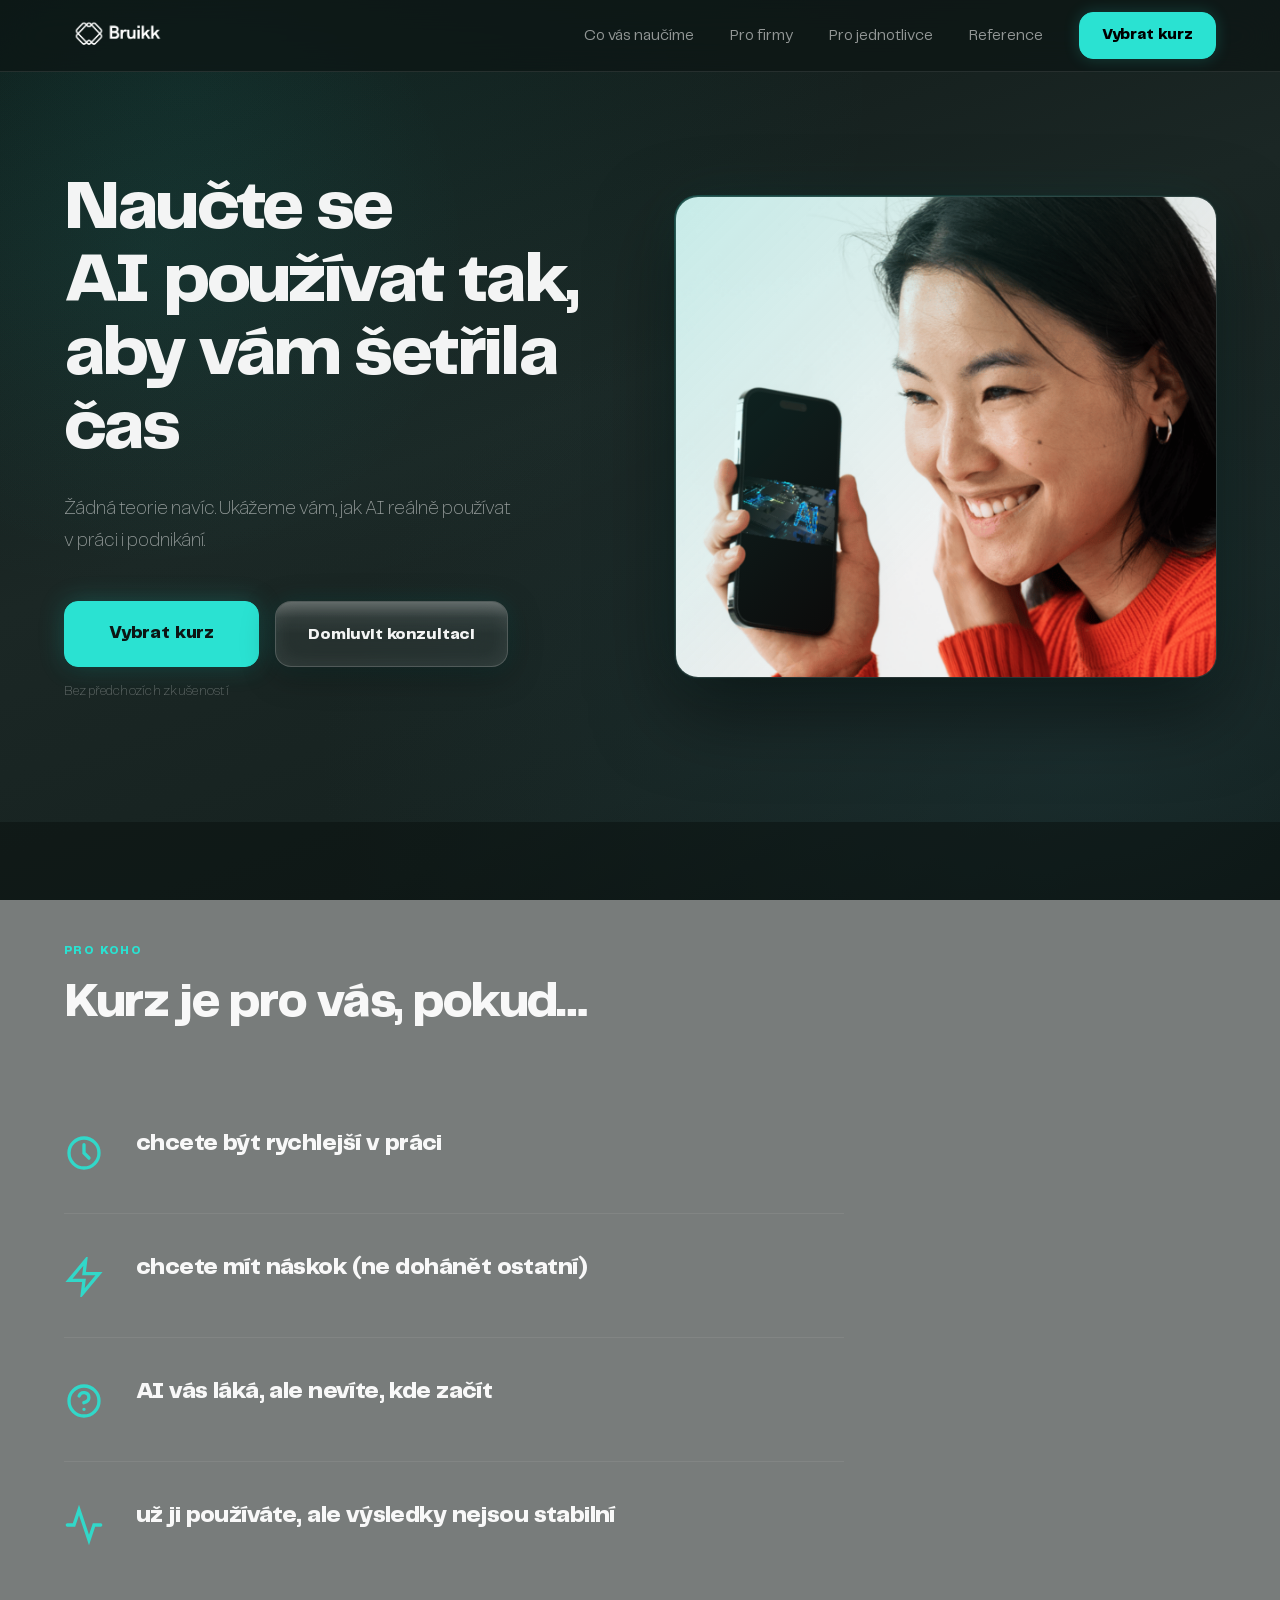
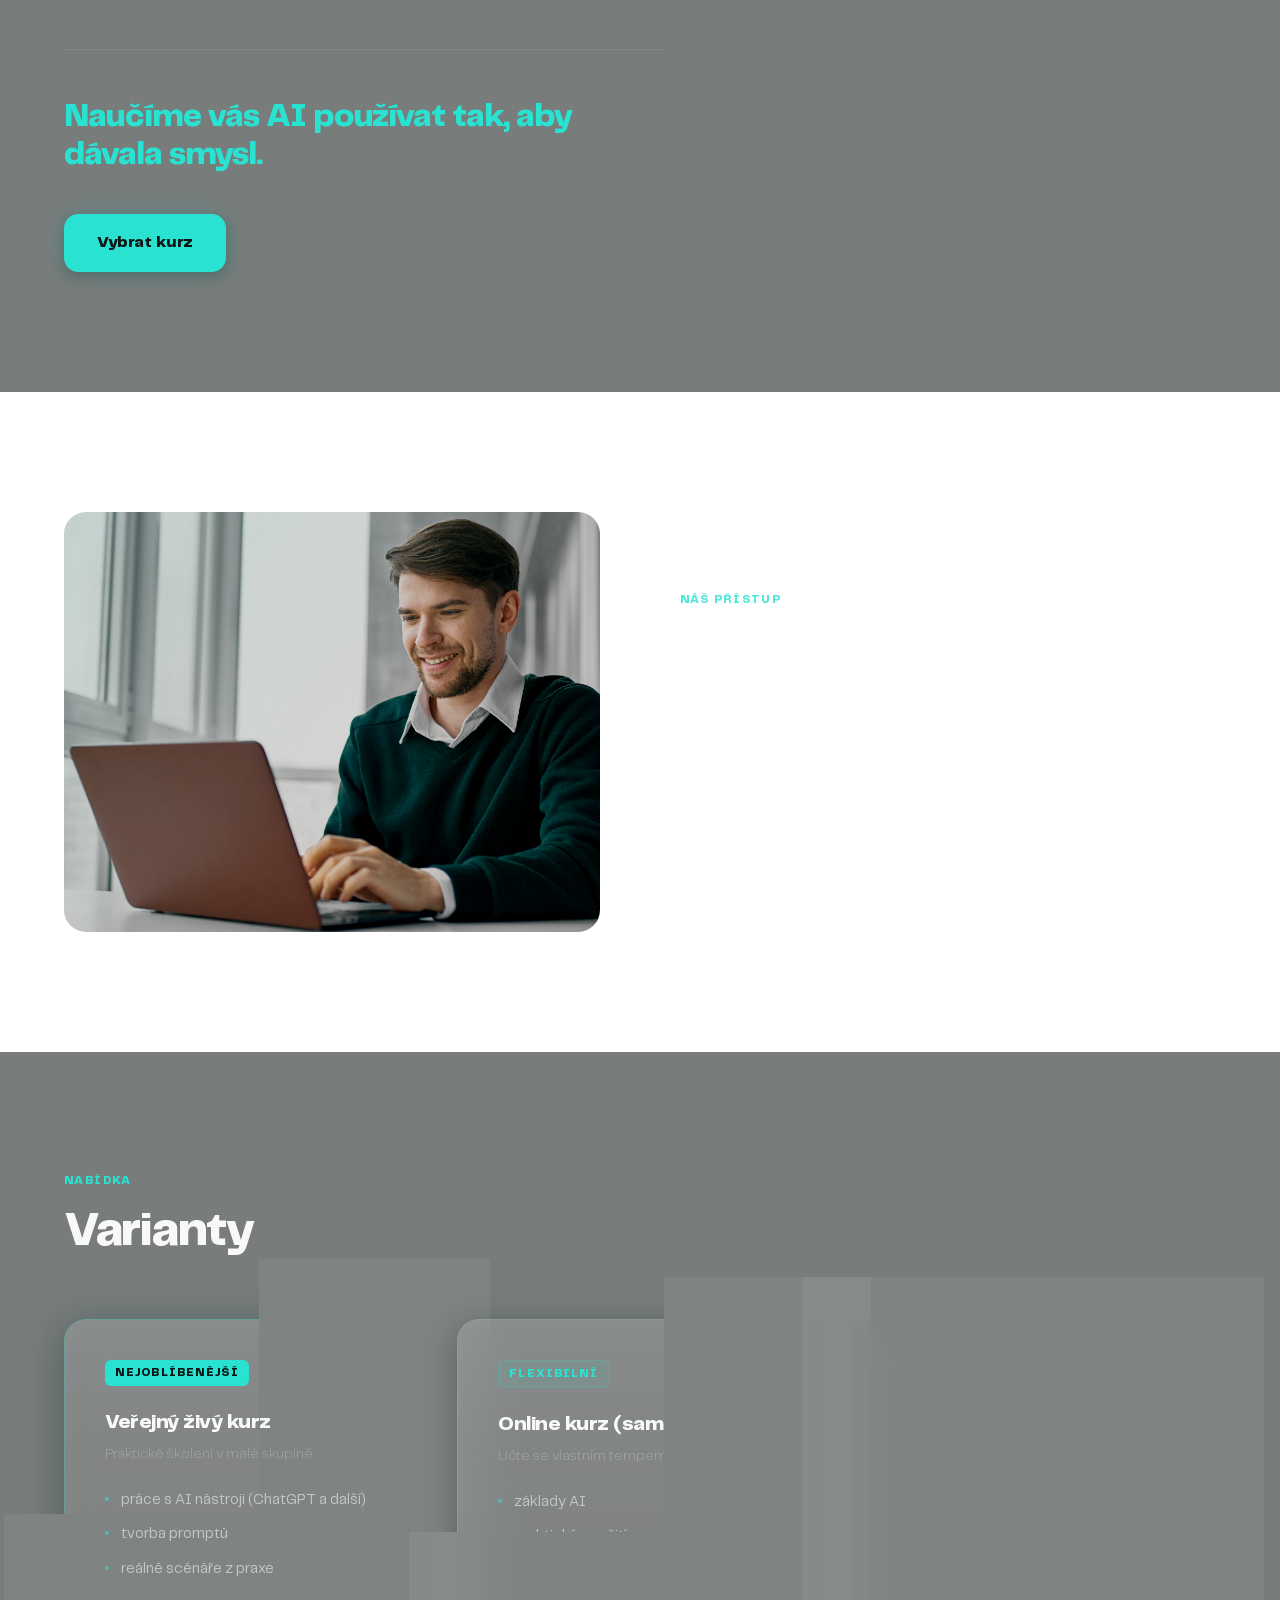
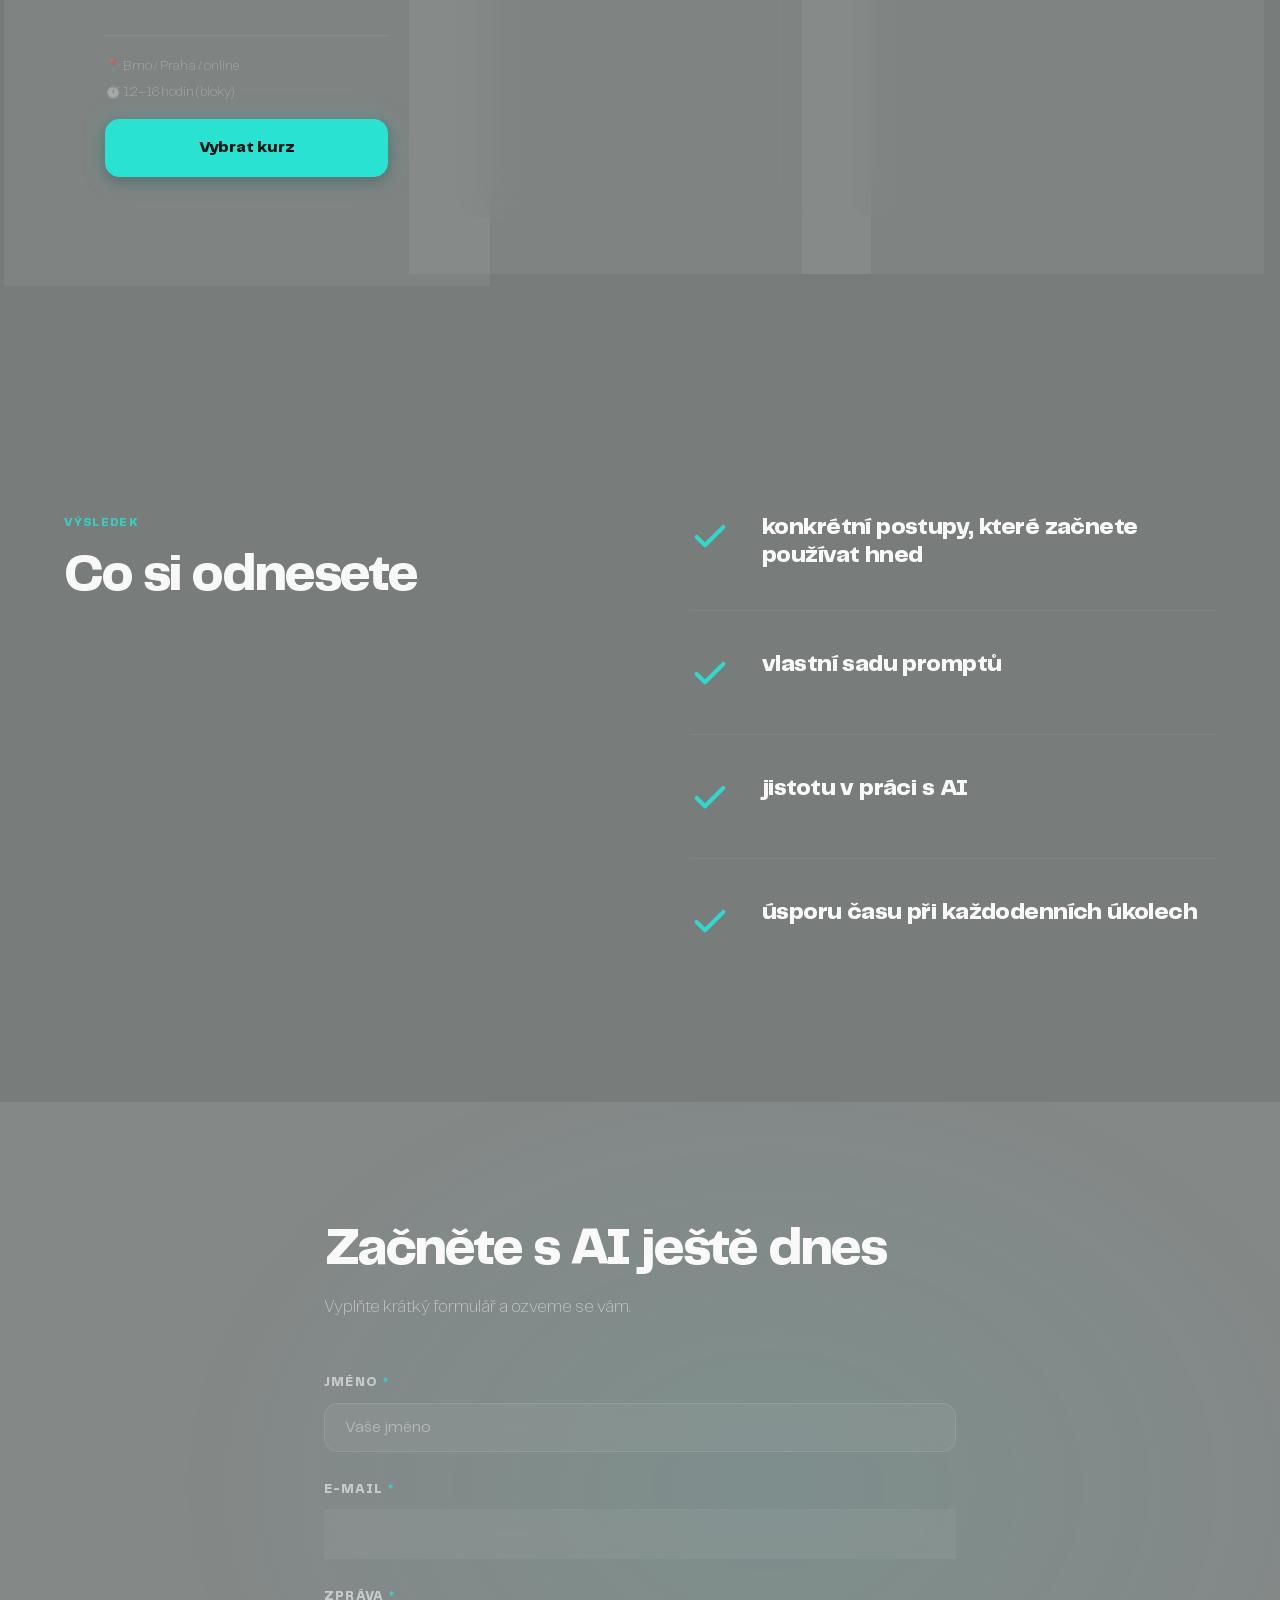
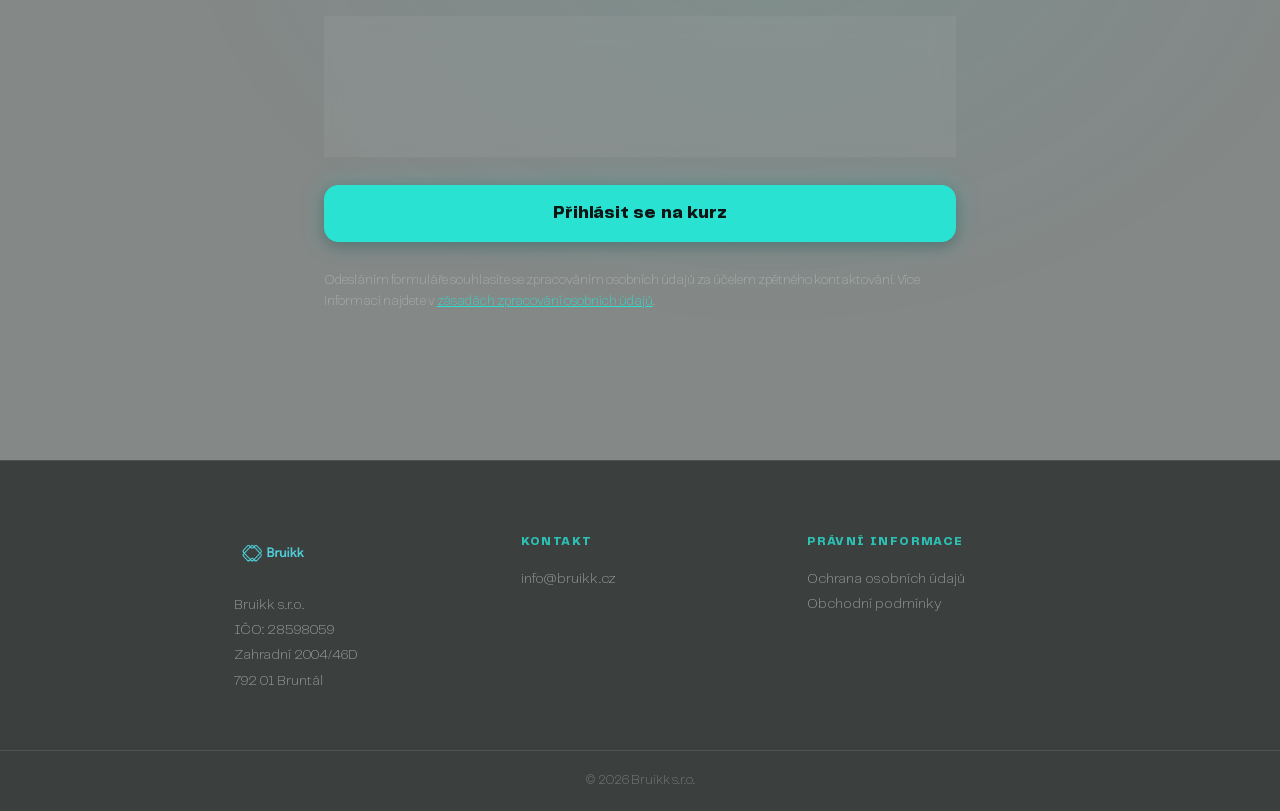
<file: pro-jednotlivce.html>
<!DOCTYPE html>
<html lang="cs">
<head>
    <meta charset="UTF-8">
    <meta name="viewport" content="width=device-width, initial-scale=1.0">
    <title>AI kurzy pro jednotlivce – Bruikk</title>
    <link rel="stylesheet" href="style.css">
    <style>

        /* ── SHARED ── */
        .pj-section      { padding: 120px 0; }
        .pj-section--alt { background: rgba(10,18,16,0.55); }

        .pj-helper {
            margin-top: 14px;
            font-size: 0.82rem;
            font-weight: 200;
            color: var(--text-muted);
            letter-spacing: 0.02em;
        }

        /* ── PRO KOHO – vertical list ── */
        .pj-prokoho__list {
            display: flex;
            flex-direction: column;
            max-width: 780px;
        }

        .pj-prokoho__item {
            display: flex;
            align-items: flex-start;
            gap: 32px;
            padding: 40px 0;
            border-bottom: 1px solid rgba(255,255,255,0.07);
            transition: padding-left 0.2s;
        }

        .pj-prokoho__item:last-child { border-bottom: none; }
        .pj-prokoho__item:hover      { padding-left: 6px; }

        .pj-prokoho__icon {
            flex-shrink: 0;
            width: 40px;
            height: 40px;
            color: var(--teal);
            margin-top: 3px;
            opacity: 0.9;
        }

        .pj-prokoho__icon svg {
            width: 100%;
            height: 100%;
        }

        .pj-prokoho__item p {
            font-size: clamp(1.1rem, 2vw, 1.45rem);
            font-weight: 800;
            color: var(--text-primary);
            letter-spacing: -0.025em;
            line-height: 1.2;
        }

        .pj-prokoho__closing {
            margin-top: 64px;
            font-size: clamp(1.3rem, 3vw, 2rem);
            font-weight: 800;
            color: var(--teal);
            letter-spacing: -0.03em;
            line-height: 1.2;
            max-width: 600px;
            padding-top: 48px;
            border-top: 1px solid rgba(255,255,255,0.08);
        }

        .pj-prokoho__cta {
            margin-top: 40px;
            display: flex;
            align-items: center;
            gap: 20px;
            flex-wrap: wrap;
        }

        /* ── JAK VÁS AI NAUČÍME – 2-col ── */
        .pj-jak__inner {
            display: grid;
            grid-template-columns: 1fr 1fr;
            gap: 80px;
            align-items: center;
        }

        .pj-jak__image {
            border-radius: var(--radius-lg);
            overflow: hidden;
            position: relative;
        }

        .pj-jak__image::after {
            content: '';
            position: absolute;
            inset: 0;
            background: linear-gradient(135deg, rgba(42,226,210,0.08), transparent 60%);
            pointer-events: none;
        }

        .pj-jak__image img {
            width: 100%;
            height: 420px;
            object-fit: cover;
            filter: brightness(0.82) contrast(1.05);
            display: block;
        }

        .pj-jak__content {
            display: flex;
            flex-direction: column;
            gap: 24px;
        }

        .pj-jak__text {
            font-size: clamp(1rem, 1.8vw, 1.15rem);
            font-weight: 200;
            color: var(--text-secondary);
            line-height: 1.85;
        }

        .pj-jak__text strong {
            color: var(--text-primary);
            font-weight: 800;
        }

        /* ── VARIANTY – cards ── */
        .pj-varianty__grid {
            display: grid;
            grid-template-columns: repeat(3, 1fr);
            gap: 28px;
            margin-bottom: 56px;
        }

        .pj-card {
            padding: 40px;
            display: flex;
            flex-direction: column;
        }

        .pj-card--featured {
            border-color: rgba(42,226,210,0.28);
            box-shadow:
                inset 0 0 20px rgba(255,255,255,0.05),
                0 8px 40px rgba(0,0,0,0.3),
                0 0 40px rgba(42,226,210,0.09);
        }

        .pj-card__badge {
            display: inline-block;
            font-size: 0.7rem;
            font-weight: 800;
            letter-spacing: 0.1em;
            text-transform: uppercase;
            color: #0d1614;
            background: var(--teal);
            border-radius: 6px;
            padding: 4px 10px;
            margin-bottom: 24px;
            align-self: flex-start;
        }

        .pj-card__tag {
            display: inline-block;
            font-size: 0.7rem;
            font-weight: 800;
            letter-spacing: 0.1em;
            text-transform: uppercase;
            color: var(--teal);
            background: rgba(42,226,210,0.08);
            border: 1px solid rgba(42,226,210,0.18);
            border-radius: 6px;
            padding: 4px 10px;
            margin-bottom: 24px;
            align-self: flex-start;
        }

        .pj-card h3 {
            font-size: 1.25rem;
            font-weight: 800;
            letter-spacing: -0.025em;
            color: var(--text-primary);
            margin-bottom: 8px;
            line-height: 1.25;
        }

        .pj-card__subtitle {
            font-size: 0.87rem;
            font-weight: 200;
            color: var(--text-muted);
            margin-bottom: 24px;
        }

        .pj-card__list {
            display: flex;
            flex-direction: column;
            gap: 11px;
            flex: 1;
            margin-bottom: 0;
        }

        .pj-card__list li {
            font-size: 0.9rem;
            color: var(--text-secondary);
            padding-left: 16px;
            position: relative;
            line-height: 1.6;
        }

        .pj-card__list li::before {
            content: '';
            position: absolute;
            left: 0;
            top: 8px;
            width: 4px;
            height: 4px;
            border-radius: 50%;
            background: var(--teal);
            opacity: 0.6;
        }

        .pj-card__footer {
            border-top: 1px solid rgba(255,255,255,0.08);
            padding-top: 20px;
            margin-top: 28px;
            display: flex;
            flex-direction: column;
            gap: 16px;
        }

        .pj-card__meta {
            display: flex;
            flex-direction: column;
            gap: 5px;
        }

        .pj-card__meta span {
            font-size: 0.82rem;
            font-weight: 200;
            color: var(--text-muted);
        }

        .pj-varianty__cta-row {
            display: flex;
            justify-content: center;
        }

        /* ── CO SI ODNESETE – split list ── */
        .pj-odnesete__inner {
            display: grid;
            grid-template-columns: 1fr 1fr;
            gap: 100px;
            align-items: start;
        }

        .pj-odnesete__headline {
            font-size: clamp(2rem, 4vw, 3.2rem);
            font-weight: 800;
            letter-spacing: -0.04em;
            color: var(--text-primary);
            line-height: 1.1;
            position: sticky;
            top: 120px;
        }

        .pj-odnesete__list {
            display: flex;
            flex-direction: column;
        }

        .pj-odnesete__item {
            display: flex;
            align-items: flex-start;
            gap: 32px;
            padding: 40px 0;
            border-bottom: 1px solid rgba(255,255,255,0.07);
            transition: padding-left 0.2s;
        }

        .pj-odnesete__item:first-child { padding-top: 0; }
        .pj-odnesete__item:last-child  { border-bottom: none; }
        .pj-odnesete__item:hover       { padding-left: 6px; }

        .pj-odnesete__check {
            flex-shrink: 0;
            width: 40px;
            height: 40px;
            color: var(--teal);
            margin-top: 3px;
            opacity: 0.9;
        }

        .pj-odnesete__check svg {
            width: 100%;
            height: 100%;
        }

        .pj-odnesete__item p {
            font-size: clamp(1.1rem, 2vw, 1.45rem);
            font-weight: 800;
            color: var(--text-primary);
            letter-spacing: -0.025em;
            line-height: 1.2;
        }

        /* ── FINAL CTA ── */
        .pj-cta {
            padding: 120px 0;
            background:
                radial-gradient(ellipse at 60% 40%, rgba(42,226,210,0.07) 0%, transparent 55%),
                rgba(10,18,16,0.5);
        }

        .pj-cta__inner {
            max-width: 680px;
        }

        .pj-cta__title {
            font-size: clamp(2rem, 4vw, 3.2rem);
            font-weight: 800;
            letter-spacing: -0.04em;
            color: var(--text-primary);
            margin-bottom: 16px;
            line-height: 1.1;
        }

        .pj-cta__subtitle {
            font-size: 1.05rem;
            font-weight: 200;
            color: var(--text-secondary);
            margin-bottom: 52px;
        }

        /* ── RESPONSIVE ── */
        @media (max-width: 1024px) {
            .pj-jak__inner,
            .pj-odnesete__inner { grid-template-columns: 1fr; gap: 52px; }
            .pj-jak__image img  { height: 300px; }
            .pj-odnesete__headline { position: static; }
        }

        @media (max-width: 768px) {
            .pj-section          { padding: 80px 0; }
            .pj-cta              { padding: 80px 0; }
            .pj-varianty__grid   { grid-template-columns: 1fr; }
            .pj-prokoho__cta     { flex-direction: column; align-items: flex-start; }
        }
    </style>
</head>
<body>

    <!-- NAVIGACE -->
    <nav class="nav" id="nav">
        <div class="container nav__inner">
            <a href="index.html" class="nav__logo">
                <img src="logo.png" alt="Bruikk">
            </a>
            <ul class="nav__links" id="navLinks">
                <li><a href="index.html">Co vás naučíme</a></li>
                <li><a href="pro-firmy.html">Pro firmy</a></li>
                <li><a href="pro-jednotlivce.html">Pro jednotlivce</a></li>
                <li><a href="index.html#reference">Reference</a></li>
                <li><a href="#pj-kontakt" class="btn btn--nav" style="color:#000; font-weight:800;">Vybrat kurz</a></li>
            </ul>
            <button class="nav__toggle" id="navToggle" aria-label="Otevřít menu" aria-expanded="false">
                <span></span>
                <span></span>
                <span></span>
            </button>
        </div>
    </nav>

    <!-- 1) HERO -->
    <section class="hero" id="hero">
        <div class="container hero__inner">
            <div class="hero__content">
                <h1 class="hero__title">Naučte se AI&nbsp;používat tak, aby vám šetřila čas</h1>
                <p class="hero__subtitle">Žádná teorie navíc. Ukážeme vám, jak AI reálně používat v&nbsp;práci i&nbsp;podnikání.</p>
                <div class="hero__cta">
                    <a href="#pj-varianty" class="btn btn--primary btn--large">Vybrat kurz</a>
                    <a href="#pj-kontakt" class="btn btn--secondary">Domluvit konzultaci</a>
                </div>
                <p class="pj-helper">Bez předchozích zkušeností</p>
            </div>
            <div class="hero__image">
                <img src="images/3.png" alt="AI kurzy pro jednotlivce">
            </div>
        </div>
    </section>

    <!-- 2) PRO KOHO JE KURZ -->
    <section class="pj-section pj-section--alt" id="pj-prokoho">
        <div class="container">
            <span class="eyebrow reveal">Pro koho</span>
            <h2 class="section-title reveal">Kurz je pro vás, pokud…</h2>

            <div class="pj-prokoho__list">

                <div class="pj-prokoho__item reveal">
                    <div class="pj-prokoho__icon">
                        <svg viewBox="0 0 24 24" fill="none" stroke="currentColor" stroke-width="2" stroke-linecap="round">
                            <circle cx="12" cy="12" r="9"/><path d="M12 7v5l3 3"/>
                        </svg>
                    </div>
                    <p>chcete být rychlejší v práci</p>
                </div>

                <div class="pj-prokoho__item reveal reveal-delay-1">
                    <div class="pj-prokoho__icon">
                        <svg viewBox="0 0 24 24" fill="none" stroke="currentColor" stroke-width="2" stroke-linecap="round">
                            <path d="M13 2L3 14h9l-1 8 10-12h-9l1-8z"/>
                        </svg>
                    </div>
                    <p>chcete mít náskok (ne dohánět ostatní)</p>
                </div>

                <div class="pj-prokoho__item reveal reveal-delay-2">
                    <div class="pj-prokoho__icon">
                        <svg viewBox="0 0 24 24" fill="none" stroke="currentColor" stroke-width="2" stroke-linecap="round">
                            <circle cx="12" cy="12" r="9"/><path d="M9.09 9a3 3 0 015.83 1c0 2-3 3-3 3M12 17h.01"/>
                        </svg>
                    </div>
                    <p>AI vás láká, ale nevíte, kde začít</p>
                </div>

                <div class="pj-prokoho__item reveal reveal-delay-3">
                    <div class="pj-prokoho__icon">
                        <svg viewBox="0 0 24 24" fill="none" stroke="currentColor" stroke-width="2" stroke-linecap="round">
                            <polyline points="22 12 18 12 15 21 9 3 6 12 2 12"/>
                        </svg>
                    </div>
                    <p>už ji používáte, ale výsledky nejsou stabilní</p>
                </div>

            </div>

            <div class="reveal">
                <p class="pj-prokoho__closing">Naučíme vás AI používat tak, aby dávala smysl.</p>
                <div class="pj-prokoho__cta">
                    <a href="#pj-varianty" class="btn btn--primary">Vybrat kurz</a>
                </div>
            </div>
        </div>
    </section>

    <!-- 3) JAK VÁS AI NAUČÍME -->
    <section class="pj-section" id="pj-jak">
        <div class="container">
            <div class="pj-jak__inner">
                <div class="pj-jak__image reveal">
                    <img src="images/18.png" alt="Jak vás AI naučíme">
                </div>
                <div class="pj-jak__content reveal reveal-delay-1">
                    <span class="eyebrow">Náš přístup</span>
                    <h2 class="section-title" style="margin-bottom: 24px;">Jak vás AI naučíme</h2>
                    <p class="pj-jak__text">
                        Učíme <strong>prakticky a krok za krokem</strong> — žádné přednášky, žádná zbytečná teorie. Každou lekci stavíme na situacích z reálné práce. Odcházíte s postupy, které <strong>začnete používat hned</strong>.
                    </p>
                </div>
            </div>
        </div>
    </section>

    <!-- 4) VARIANTY -->
    <section class="pj-section pj-section--alt" id="pj-varianty">
        <div class="container">
            <span class="eyebrow reveal">Nabídka</span>
            <h2 class="section-title reveal">Varianty</h2>
            <div class="pj-varianty__grid">

                <div class="pj-card glass-card pj-card--featured reveal">
                    <span class="pj-card__badge">Nejoblíbenější</span>
                    <h3>Veřejný živý kurz</h3>
                    <p class="pj-card__subtitle">Praktické školení v malé skupině</p>
                    <ul class="pj-card__list">
                        <li>práce s AI nástroji (ChatGPT a další)</li>
                        <li>tvorba promptů</li>
                        <li>reálné scénáře z praxe</li>
                    </ul>
                    <div class="pj-card__footer">
                        <div class="pj-card__meta">
                            <span>📍 Brno / Praha / online</span>
                            <span>⏱️ 12–16 hodin (bloky)</span>
                        </div>
                        <a href="#pj-kontakt" class="btn btn--primary" style="justify-content:center;">Vybrat kurz</a>
                    </div>
                </div>

                <div class="pj-card glass-card reveal reveal-delay-1">
                    <span class="pj-card__tag">Flexibilní</span>
                    <h3>Online kurz (samostudium)</h3>
                    <p class="pj-card__subtitle">Učte se vlastním tempem</p>
                    <ul class="pj-card__list">
                        <li>základy AI</li>
                        <li>praktické použití</li>
                        <li>šablony a návody</li>
                    </ul>
                    <div class="pj-card__footer">
                        <div class="pj-card__meta">
                            <span>🎥 přístup na X měsíců</span>
                            <span>📦 bonus: prompty + checklisty</span>
                        </div>
                        <p style="font-size: 0.78rem; font-weight: 800; letter-spacing: 0.08em; text-transform: uppercase; color: var(--teal);">Připravujeme</p>
                        <span class="btn btn--teal-ghost" style="justify-content:center; opacity: 0.35; cursor: not-allowed; pointer-events: none;">Začít studovat</span>
                    </div>
                </div>

                <div class="pj-card glass-card reveal reveal-delay-2">
                    <span class="pj-card__tag">Na míru</span>
                    <h3>1:1 konzultace</h3>
                    <p class="pj-card__subtitle">Pro ty, kdo chtějí jít rychle a na míru</p>
                    <ul class="pj-card__list">
                        <li>řešíme konkrétní situace z vaší práce</li>
                    </ul>
                    <div class="pj-card__footer">
                        <div class="pj-card__meta">
                            <span>📞 online nebo osobně</span>
                            <span>⚡ rychlý start, okamžitý výsledek</span>
                        </div>
                        <a href="#pj-kontakt" class="btn btn--teal-ghost" style="justify-content:center;">Domluvit konzultaci</a>
                    </div>
                </div>

            </div>
        </div>
    </section>

    <!-- 6) CO SI ODNESETE -->
    <section class="pj-section pj-section--alt" id="pj-odnesete">
        <div class="container">
            <div class="pj-odnesete__inner">

                <div class="reveal">
                    <span class="eyebrow">Výsledek</span>
                    <h2 class="pj-odnesete__headline">Co si odnesete</h2>
                </div>

                <div class="pj-odnesete__list">

                    <div class="pj-odnesete__item reveal">
                        <div class="pj-odnesete__check">
                            <svg viewBox="0 0 24 24" fill="none" stroke="currentColor" stroke-width="2.5" stroke-linecap="round" stroke-linejoin="round">
                                <polyline points="20 6 9 17 4 12"/>
                            </svg>
                        </div>
                        <p>konkrétní postupy, které začnete používat hned</p>
                    </div>

                    <div class="pj-odnesete__item reveal reveal-delay-1">
                        <div class="pj-odnesete__check">
                            <svg viewBox="0 0 24 24" fill="none" stroke="currentColor" stroke-width="2.5" stroke-linecap="round" stroke-linejoin="round">
                                <polyline points="20 6 9 17 4 12"/>
                            </svg>
                        </div>
                        <p>vlastní sadu promptů</p>
                    </div>

                    <div class="pj-odnesete__item reveal reveal-delay-2">
                        <div class="pj-odnesete__check">
                            <svg viewBox="0 0 24 24" fill="none" stroke="currentColor" stroke-width="2.5" stroke-linecap="round" stroke-linejoin="round">
                                <polyline points="20 6 9 17 4 12"/>
                            </svg>
                        </div>
                        <p>jistotu v práci s AI</p>
                    </div>

                    <div class="pj-odnesete__item reveal reveal-delay-3">
                        <div class="pj-odnesete__check">
                            <svg viewBox="0 0 24 24" fill="none" stroke="currentColor" stroke-width="2.5" stroke-linecap="round" stroke-linejoin="round">
                                <polyline points="20 6 9 17 4 12"/>
                            </svg>
                        </div>
                        <p>úsporu času při každodenních úkolech</p>
                    </div>

                </div>
            </div>
        </div>
    </section>

    <!-- 7) FINAL CTA + FORM -->
    <section class="pj-cta" id="pj-kontakt">
        <div class="container pj-cta__inner">
            <h2 class="pj-cta__title reveal">Začněte s AI ještě dnes</h2>
            <p class="pj-cta__subtitle reveal">Vyplňte krátký formulář a ozveme se vám.</p>

            <form class="form reveal" id="pjForm" method="POST" action="https://formspree.io/f/mykbpjnz" novalidate>

                <input type="text" name="_gotcha" style="display:none">

                <div class="form__group">
                    <label class="form__label" for="pj-jmeno">Jméno <span class="form__required">*</span></label>
                    <input class="form__input" type="text" id="pj-jmeno" name="name" placeholder="Vaše jméno" required autocomplete="name">
                    <span class="form__error" id="pj-jmeno-error">Vyplňte prosím jméno.</span>
                </div>

                <div class="form__group">
                    <label class="form__label" for="pj-email">E-mail <span class="form__required">*</span></label>
                    <input class="form__input" type="email" id="pj-email" name="email" placeholder="vas@email.cz" required autocomplete="email">
                    <span class="form__error" id="pj-email-error">Zadejte platnou e-mailovou adresu.</span>
                </div>

                <div class="form__group">
                    <label class="form__label" for="pj-zprava">Zpráva <span class="form__required">*</span></label>
                    <textarea class="form__input form__textarea" id="pj-zprava" name="message" placeholder="Napište nám..." required></textarea>
                    <span class="form__error" id="pj-zprava-error">Vyplňte prosím zprávu.</span>
                </div>

                <button type="submit" class="btn btn--primary btn--large">Přihlásit se na kurz</button>
                <p style="font-size: 0.82rem; font-weight: 200; color: var(--text-muted); line-height: 1.6;">Odesláním formuláře souhlasíte se zpracováním osobních údajů za účelem zpětného kontaktování. Více informací najdete v <a href="gdpr.html" style="color: var(--teal); text-decoration: underline;">zásadách zpracování osobních údajů</a>.</p>

                <div class="form__success" id="pjFormSuccess" hidden>
                    Zpráva byla úspěšně odeslána. Brzy se vám ozveme.
                </div>
                <p id="pj-form-status"></p>

            </form>
        </div>
    </section>

    <!-- FOOTER -->
    <footer class="footer">
        <div class="container footer__inner">

            <div class="footer__col">
                <img src="logo.png" alt="Bruikk" class="footer__logo">
                <address>
                    Bruikk s.r.o.<br>
                    IČO: 28598059<br>
                    Zahradní 2004/46D<br>
                    792 01 Bruntál
                </address>
            </div>

            <div class="footer__col">
                <span class="footer__col-title">Kontakt</span>
                <a href="mailto:info@bruikk.cz">info@bruikk.cz</a>
            </div>

            <div class="footer__col">
                <span class="footer__col-title">Právní informace</span>
                <a href="gdpr.html">Ochrana osobních údajů</a>
                <a href="obchodni-podminky.html">Obchodní podmínky</a>
            </div>

        </div>
        <div class="footer__bottom">
            <div class="container">
                <p>© 2026 Bruikk s.r.o.</p>
            </div>
        </div>
    </footer>

    <script src="script.js"></script>
    <script>
        const revealEls = document.querySelectorAll('.reveal');
        const observer = new IntersectionObserver(entries => {
            entries.forEach(e => {
                if (e.isIntersecting) {
                    e.target.classList.add('is-visible');
                    observer.unobserve(e.target);
                }
            });
        }, { threshold: 0.1 });
        revealEls.forEach(el => observer.observe(el));

        // Form validation
        const pjForm    = document.getElementById('pjForm');
        const pjSuccess = document.getElementById('pjFormSuccess');

        function pjSetError(inputId, errorId, show) {
            const input = document.getElementById(inputId);
            const error = document.getElementById(errorId);
            input.classList.toggle('is-error', show);
            error.classList.toggle('is-visible', show);
        }

        ['pj-jmeno', 'pj-email', 'pj-zprava'].forEach(id => {
            document.getElementById(id).addEventListener('input', () => {
                if (document.getElementById(id).value.trim()) pjSetError(id, `${id}-error`, false);
            });
        });

        pjForm.addEventListener('submit', e => {
            e.preventDefault();
            const jmeno  = document.getElementById('pj-jmeno').value.trim();
            const email  = document.getElementById('pj-email').value.trim();
            const zprava = document.getElementById('pj-zprava').value.trim();
            const emailOk = /^[^\s@]+@[^\s@]+\.[^\s@]+$/.test(email);

            pjSetError('pj-jmeno',  'pj-jmeno-error',  !jmeno);
            pjSetError('pj-email',  'pj-email-error',  !email || !emailOk);
            pjSetError('pj-zprava', 'pj-zprava-error', !zprava);

            if (!jmeno || !zprava || !email || !emailOk) return;

            const pjSubmitBtn  = pjForm.querySelector('button[type="submit"]');
            const pjFormStatus = document.getElementById('pj-form-status');
            pjSubmitBtn.disabled = true;

            fetch(pjForm.action, {
                method: 'POST',
                body: new FormData(pjForm),
                headers: { 'Accept': 'application/json' }
            })
            .then(response => {
                if (response.ok) {
                    pjForm.querySelectorAll('input, textarea, button[type="submit"]').forEach(el => el.disabled = true);
                    pjSuccess.removeAttribute('hidden');
                    pjSuccess.scrollIntoView({ behavior: 'smooth', block: 'nearest' });
                } else {
                    pjFormStatus.textContent = 'Nastala chyba. Zkuste to prosím znovu.';
                    pjSubmitBtn.disabled = false;
                }
            })
            .catch(() => {
                pjFormStatus.textContent = 'Nastala chyba. Zkuste to prosím znovu.';
                pjSubmitBtn.disabled = false;
            });
        });
    </script>
</body>
</html>
</file>
<file: style.css>
/* =========================================
   FONTS
   ========================================= */

@font-face {
    font-family: 'Telegraf';
    src: url('fonts/Telegraf-UltraLight.woff2') format('woff2');
    font-weight: 200;
}

@font-face {
    font-family: 'Telegraf';
    src: url('fonts/Telegraf-Regular.woff2') format('woff2');
    font-weight: 400;
}

@font-face {
    font-family: 'Telegraf';
    src: url('fonts/Telegraf-UltraBold.woff2') format('woff2');
    font-weight: 800;
}

/* =========================================
   RESET & BASE
   ========================================= */

*, *::before, *::after {
    box-sizing: border-box;
    margin: 0;
    padding: 0;
}

:root {
    --bg-base:        #111e1c;
    --bg-dark:        #0d1614;
    --bg-mid:         #1b2725;
    --bg-light:       #20302d;
    --teal:           #2ae2d2;
    --teal-dim:       rgba(42, 226, 210, 0.12);
    --teal-glow:      rgba(42, 226, 210, 0.08);
    --orange:         #fb8810;
    --white:          #ffffff;
    --text-primary:   rgba(255, 255, 255, 0.95);
    --text-secondary: rgba(255, 255, 255, 0.55);
    --text-muted:     rgba(255, 255, 255, 0.35);
    --border:         rgba(255, 255, 255, 0.10);
    --border-strong:  rgba(255, 255, 255, 0.18);
    --glass-bg:       rgba(255, 255, 255, 0.05);
    --glass-bg-hover: rgba(255, 255, 255, 0.08);

    --font:           'Telegraf', sans-serif;
    --container:      1200px;
    --radius:         14px;
    --radius-lg:      22px;
    --nav-height:     72px;
}

html {
    scroll-behavior: smooth;
}

body {
    font-family: 'Telegraf', sans-serif;
    font-weight: 400;
    color: var(--text-primary);
    background:
        radial-gradient(ellipse at 15% 10%, rgba(42,226,210,0.07) 0%, transparent 45%),
        radial-gradient(ellipse at 85% 85%, rgba(40,73,78,0.35) 0%, transparent 50%),
        linear-gradient(160deg, #0d1614 0%, #1b2725 45%, #162220 75%, #0d1614 100%);
    background-attachment: fixed;
    line-height: 1.6;
    -webkit-font-smoothing: antialiased;
    min-height: 100vh;
}

h1, h2, h3 {
    font-family: 'Telegraf', sans-serif;
    font-weight: 800;
}

img {
    display: block;
    max-width: 100%;
}

ul {
    list-style: none;
}

a {
    text-decoration: none;
    color: inherit;
}

/* =========================================
   LAYOUT
   ========================================= */

.container {
    width: 100%;
    max-width: var(--container);
    margin: 0 auto;
    padding: 0 24px;
}

/* =========================================
   GLASS CARD – sdílený styl pro všechny karty
   ========================================= */

.glass-card {
    background: rgba(255, 255, 255, 0.06);
    backdrop-filter: blur(20px);
    -webkit-backdrop-filter: blur(20px);
    border: 1px solid rgba(255, 255, 255, 0.15);
    border-radius: var(--radius-lg);
    position: relative;
    overflow: hidden;
    box-shadow:
        inset 0 0 20px rgba(255, 255, 255, 0.05),
        0 8px 32px rgba(0, 0, 0, 0.3),
        0 0 28px rgba(42, 226, 210, 0.07);
    transition: transform 0.25s ease, border-color 0.25s ease, box-shadow 0.25s ease;
}

.glass-card::before {
    content: '';
    position: absolute;
    top: 0;
    left: 0;
    width: 100%;
    height: 50%;
    background: linear-gradient(
        to bottom,
        rgba(255, 255, 255, 0.07),
        rgba(255, 255, 255, 0.02),
        transparent
    );
    pointer-events: none;
    z-index: 0;
}

.glass-card > * {
    position: relative;
    z-index: 1;
}

.glass-card:hover {
    transform: translateY(-5px);
    border-color: rgba(255, 255, 255, 0.22);
    box-shadow:
        inset 0 0 24px rgba(255, 255, 255, 0.07),
        0 16px 48px rgba(0, 0, 0, 0.4),
        0 0 44px rgba(42, 226, 210, 0.13);
}

/* =========================================
   TYPOGRAPHY
   ========================================= */

.section-title {
    font-size: clamp(2rem, 4vw, 3rem);
    font-weight: 800;
    line-height: 1.1;
    letter-spacing: -0.03em;
    color: var(--text-primary);
    margin-bottom: 60px;
}

.section-title--light {
    color: var(--text-primary);
}

/* =========================================
   BUTTONS
   ========================================= */

.btn {
    display: inline-flex;
    align-items: center;
    justify-content: center;
    padding: 15px 32px;
    border-radius: var(--radius);
    font-family: var(--font);
    font-size: 1rem;
    font-weight: 800;
    letter-spacing: -0.01em;
    cursor: pointer;
    border: 1px solid transparent;
    transition: all 0.25s ease;
    white-space: nowrap;
    position: relative;
}

.btn--primary {
    background: var(--teal);
    color: #0d1614;
    border-color: var(--teal);
    box-shadow: 0 0 24px rgba(42,226,210,0.25), 0 4px 16px rgba(0,0,0,0.3);
}

.btn--primary:hover {
    background: #22cfc0;
    border-color: #22cfc0;
    box-shadow: 0 0 36px rgba(42,226,210,0.4), 0 8px 24px rgba(0,0,0,0.3);
    transform: translateY(-2px);
}

.btn--secondary {
    background: rgba(255, 255, 255, 0.06);
    color: var(--text-primary);
    border: 1px solid rgba(255, 255, 255, 0.2);
    border-radius: 16px;
    backdrop-filter: blur(18px);
    -webkit-backdrop-filter: blur(18px);
    overflow: hidden;
    box-shadow:
        inset 0 0 20px rgba(255,255,255,0.08),
        0 8px 32px rgba(0,0,0,0.35),
        0 0 25px rgba(42,226,210,0.12);
}

.btn--secondary::before {
    content: '';
    position: absolute;
    top: 0;
    left: 0;
    width: 100%;
    height: 50%;
    background: linear-gradient(
        to bottom,
        rgba(255,255,255,0.25),
        rgba(255,255,255,0.05),
        transparent
    );
    pointer-events: none;
}

.btn--secondary:hover {
    background: rgba(255, 255, 255, 0.09);
    border-color: rgba(42,226,210,0.4);
    box-shadow:
        inset 0 0 20px rgba(255,255,255,0.1),
        0 8px 32px rgba(0,0,0,0.4),
        0 0 32px rgba(42,226,210,0.2);
    transform: translateY(-2px);
}

.btn--nav {
    background: var(--teal);
    color: #0d1614;
    padding: 10px 22px;
    font-size: 0.9rem;
    border-color: var(--teal);
    box-shadow: 0 0 16px rgba(42,226,210,0.2);
}

.btn--nav:hover {
    background: #22cfc0;
    box-shadow: 0 0 28px rgba(42,226,210,0.35);
    transform: translateY(-1px);
}

.btn--large {
    padding: 18px 44px;
    font-size: 1.1rem;
}

.btn--orange {
    background: #fb8810;
    color: #ffffff;
    border-color: #fb8810;
    padding: 14px 24px;
    border-radius: 12px;
    box-shadow: 0 0 20px rgba(251, 136, 16, 0.3), 0 4px 14px rgba(0,0,0,0.25);
}

.btn--orange:hover {
    background: #ff9a2a;
    border-color: #ff9a2a;
    box-shadow: 0 0 32px rgba(251, 136, 16, 0.5), 0 6px 20px rgba(0,0,0,0.3);
    transform: translateY(-2px);
}

/* =========================================
   EYEBROW LABEL – shared across all pages
   ========================================= */

.eyebrow {
    display: block;
    font-size: 0.72rem;
    font-weight: 800;
    letter-spacing: 0.12em;
    text-transform: uppercase;
    color: var(--teal);
    opacity: 0.8;
    margin-bottom: 16px;
}

/* =========================================
   SCROLL REVEAL – shared across all pages
   ========================================= */

.reveal {
    opacity: 0;
    transform: translateX(-30px);
    transition: opacity 0.7s ease-out, transform 0.7s ease-out;
}

.reveal.is-visible  { opacity: 1; transform: translateX(0); }
.reveal-delay-1     { transition-delay: 0.12s; }
.reveal-delay-2     { transition-delay: 0.24s; }
.reveal-delay-3     { transition-delay: 0.36s; }
.reveal-delay-4     { transition-delay: 0.48s; }

@media (max-width: 768px) {
    .reveal {
        transform: translateX(-16px);
        transition-duration: 0.5s;
    }
}

@media (prefers-reduced-motion: reduce) {
    .reveal {
        transform: none;
        transition: opacity 0.3s ease;
    }
}

/* =========================================
   NAVIGATION
   ========================================= */

.nav {
    position: fixed;
    top: 0;
    left: 0;
    right: 0;
    z-index: 100;
    height: var(--nav-height);
    background: rgba(13, 22, 20, 0.75);
    backdrop-filter: blur(20px);
    -webkit-backdrop-filter: blur(20px);
    border-bottom: 1px solid var(--border);
}

.nav__inner {
    height: 100%;
    display: flex;
    align-items: center;
    justify-content: space-between;
    gap: 24px;
}

.nav__logo img {
    height: 60px;
    width: auto;
}

.nav__links {
    display: flex;
    align-items: center;
    gap: 36px;
}

.nav__links a {
    color: var(--text-secondary);
    font-size: 0.95rem;
    font-weight: 400;
    transition: color 0.2s;
}

.nav__links a:hover {
    color: var(--teal);
}

.nav__toggle {
    display: none;
    flex-direction: column;
    gap: 5px;
    background: none;
    border: none;
    cursor: pointer;
    padding: 4px;
}

.nav__toggle span {
    display: block;
    width: 24px;
    height: 2px;
    background: var(--white);
    border-radius: 2px;
    transition: transform 0.2s, opacity 0.2s;
}

.nav__toggle.is-active span:nth-child(1) {
    transform: translateY(7px) rotate(45deg);
}

.nav__toggle.is-active span:nth-child(2) {
    opacity: 0;
}

.nav__toggle.is-active span:nth-child(3) {
    transform: translateY(-7px) rotate(-45deg);
}

/* =========================================
   HERO
   ========================================= */

.hero {
    padding-top: calc(var(--nav-height) + 100px);
    padding-bottom: 120px;
    background: transparent;
    overflow: hidden;
    position: relative;
}

.hero::before {
    content: '';
    position: absolute;
    top: -100px;
    left: -200px;
    width: 700px;
    height: 700px;
    background: radial-gradient(circle, rgba(42,226,210,0.06) 0%, transparent 65%);
    pointer-events: none;
}

.hero__inner {
    display: grid;
    grid-template-columns: 1fr 1fr;
    align-items: center;
    gap: 72px;
    position: relative;
}

.hero__eyebrow {
    font-size: 0.8rem;
    font-weight: 200;
    color: var(--teal);
    letter-spacing: 0.08em;
    text-transform: uppercase;
    margin-bottom: 24px;
    opacity: 0.85;
}

.hero__title {
    font-size: clamp(2.8rem, 5.5vw, 4.5rem);
    font-weight: 800;
    line-height: 1.04;
    letter-spacing: -0.04em;
    color: var(--text-primary);
    margin-bottom: 28px;
}

.hero__subtitle {
    font-size: clamp(1rem, 1.8vw, 1.15rem);
    font-weight: 200;
    color: var(--text-secondary);
    line-height: 1.75;
    margin-bottom: 44px;
    max-width: 500px;
}

.hero__cta {
    display: flex;
    gap: 16px;
    flex-wrap: wrap;
}

.hero__image {
    position: relative;
}

.hero__image::after {
    content: '';
    position: absolute;
    inset: -2px;
    border-radius: calc(var(--radius-lg) + 2px);
    background: linear-gradient(135deg, rgba(42,226,210,0.2), transparent 60%);
    pointer-events: none;
    z-index: 1;
}

.hero__image img {
    width: 100%;
    height: 480px;
    object-fit: cover;
    border-radius: var(--radius-lg);
    box-shadow:
        0 0 0 1px var(--border),
        0 32px 80px rgba(0,0,0,0.5),
        0 0 60px rgba(42,226,210,0.07);
    position: relative;
}

/* =========================================
   PRO KOHO
   ========================================= */

.pro-koho {
    padding: 120px 0;
    background: transparent;
}

.pro-koho__grid {
    display: grid;
    grid-template-columns: repeat(3, 1fr);
    gap: 28px;
}

.pro-koho__card {
    overflow: hidden;
    display: flex;
    flex-direction: column;
    cursor: pointer;
}

.pro-koho__image {
    overflow: hidden;
    height: 220px;
    position: relative;
}

.pro-koho__image::after {
    content: '';
    position: absolute;
    inset: 0;
    background: linear-gradient(to bottom, transparent 50%, rgba(13,22,20,0.6) 100%);
    pointer-events: none;
}

.pro-koho__image img {
    width: 100%;
    height: 100%;
    object-fit: cover;
    filter: brightness(0.85) contrast(1.08);
    transition: transform 0.5s ease;
}

.pro-koho__card:hover .pro-koho__image img {
    transform: scale(1.04);
}

.pro-koho__body {
    padding: 28px;
    display: flex;
    flex-direction: column;
    flex: 1;
}

.pro-koho__card h3 {
    font-size: 1.3rem;
    font-weight: 800;
    letter-spacing: -0.025em;
    margin-bottom: 16px;
    color: var(--text-primary);
    line-height: 1.2;
}

.pro-koho__list {
    display: flex;
    flex-direction: column;
    gap: 11px;
    margin-bottom: 24px;
    flex: 1;
}

.pro-koho__list li {
    font-size: 0.92rem;
    color: var(--text-secondary);
    padding-left: 16px;
    position: relative;
    line-height: 1.6;
}

.pro-koho__list li::before {
    content: '';
    position: absolute;
    left: 0;
    top: 9px;
    width: 4px;
    height: 4px;
    border-radius: 50%;
    background: var(--teal);
    opacity: 0.7;
}

.pro-koho__text {
    font-size: 0.93rem;
    font-weight: 400;
    color: var(--text-secondary);
    line-height: 1.7;
    margin-bottom: 24px;
    flex: 1;
}

.btn--teal-ghost {
    display: inline-flex;
    align-items: center;
    padding: 11px 20px;
    background: rgba(42,226,210,0.08);
    border: 1px solid rgba(42,226,210,0.25);
    color: var(--teal);
    border-radius: 9px;
    font-family: var(--font);
    font-size: 0.875rem;
    font-weight: 800;
    letter-spacing: -0.01em;
    cursor: pointer;
    transition: all 0.2s ease;
    align-self: flex-start;
    white-space: nowrap;
}

.btn--teal-ghost:hover {
    background: rgba(42,226,210,0.15);
    border-color: rgba(42,226,210,0.5);
    box-shadow: 0 0 18px rgba(42,226,210,0.15);
    transform: translateY(-1px);
}

/* =========================================
   VÝSLEDKY
   ========================================= */

.vysledky {
    padding: 120px 0;
    background:
        radial-gradient(ellipse at 90% 50%, rgba(42,226,210,0.05) 0%, transparent 55%),
        rgba(10, 18, 16, 0.6);
    position: relative;
}

.vysledky__grid {
    display: flex;
    flex-direction: column;
}

.vysledky__item {
    display: flex;
    align-items: flex-start;
    gap: 32px;
    padding: 40px 0;
    border-bottom: 1px solid var(--border);
    transition: padding-left 0.2s;
}

.vysledky__item:last-child {
    border-bottom: none;
}

.vysledky__item:hover {
    padding-left: 8px;
}

.vysledky__icon {
    flex-shrink: 0;
    width: 40px;
    height: 40px;
    color: var(--teal);
    margin-top: 3px;
    opacity: 0.9;
}

.vysledky__icon svg {
    width: 100%;
    height: 100%;
}

.vysledky__text {
    display: flex;
    flex-direction: column;
    gap: 6px;
}

.vysledky__text strong {
    font-size: clamp(1.1rem, 2vw, 1.45rem);
    font-weight: 800;
    color: var(--text-primary);
    letter-spacing: -0.025em;
    line-height: 1.2;
}

.vysledky__text span {
    font-size: 0.93rem;
    font-weight: 200;
    color: var(--text-secondary);
}

/* =========================================
   ROZCESTNÍK KURZŮ
   ========================================= */

.kurzy {
    padding: 120px 0;
    background: transparent;
    position: relative;
}

.kurzy__grid {
    display: grid;
    grid-template-columns: repeat(2, 1fr);
    gap: 28px;
}

.kurzy__card {
    overflow: hidden;
}

.kurzy__image {
    overflow: hidden;
    height: 260px;
    position: relative;
}

.kurzy__image::after {
    content: '';
    position: absolute;
    inset: 0;
    background: linear-gradient(to bottom, transparent 50%, rgba(13,22,20,0.6) 100%);
    pointer-events: none;
}

.kurzy__image img {
    width: 100%;
    height: 100%;
    object-fit: cover;
    transition: transform 0.5s ease;
}

.kurzy__card:hover .kurzy__image img {
    transform: scale(1.04);
}

.kurzy__body {
    padding: 36px;
}

.kurzy__body h3 {
    font-size: 1.45rem;
    font-weight: 800;
    letter-spacing: -0.03em;
    margin-bottom: 12px;
    color: var(--text-primary);
}

.kurzy__body p {
    font-size: 0.93rem;
    color: var(--text-secondary);
    line-height: 1.65;
    margin-bottom: 10px;
}

.kurzy__detail {
    font-size: 0.83rem;
    font-weight: 200;
    color: var(--text-muted);
    margin-bottom: 28px !important;
}

/* =========================================
   REFERENCE
   ========================================= */

.reference {
    padding: 120px 0;
    background:
        radial-gradient(ellipse at 10% 80%, rgba(42,226,210,0.04) 0%, transparent 50%),
        rgba(10, 18, 16, 0.4);
}

.reference__grid {
    display: grid;
    grid-template-columns: repeat(3, 1fr);
    gap: 20px;
    margin-bottom: 72px;
}

.reference__card {
    padding: 36px;
}

.reference__card p {
    font-size: 1rem;
    font-weight: 400;
    color: var(--text-primary);
    line-height: 1.7;
    margin-bottom: 20px;
}

.reference__card cite {
    font-size: 0.82rem;
    font-weight: 800;
    color: var(--teal);
    font-style: normal;
    letter-spacing: 0.03em;
    opacity: 0.8;
}

.reference__stats {
    display: flex;
    gap: 72px;
    align-items: center;
    padding-top: 52px;
    border-top: 1px solid var(--border);
}

.reference__stat {
    display: flex;
    flex-direction: column;
    gap: 6px;
}

.reference__stat-number {
    font-size: clamp(2.5rem, 5vw, 4rem);
    font-weight: 800;
    letter-spacing: -0.04em;
    color: var(--teal);
    line-height: 1;
}

.reference__stat-label {
    font-size: 0.88rem;
    font-weight: 200;
    color: var(--text-secondary);
}

/* =========================================
   KOHO JSME PROŠKOLILI
   ========================================= */

.klienti {
    padding: 100px 0;
    background: transparent;
}

.klienti__logos {
    display: flex;
    flex-wrap: wrap;
    gap: 96px;
    justify-content: center;
    align-items: center;
}

.klienti__logo-slot {
    height: 57px;
    display: flex;
    align-items: center;
    justify-content: center;
}

.klienti__logo-slot img {
    max-height: 100%;
    width: auto;
    object-fit: contain;
    filter: brightness(0) invert(1);
    opacity: 1;
}

/* =========================================
   CTA BLOK
   ========================================= */

.cta-blok {
    padding: 120px 0;
    background:
        radial-gradient(ellipse at 70% 30%, rgba(42,226,210,0.07) 0%, transparent 55%),
        rgba(10, 18, 16, 0.5);
    position: relative;
}

.cta-blok__inner {
    max-width: 680px;
}

.cta-blok__title {
    font-size: clamp(2rem, 4vw, 3.2rem);
    font-weight: 800;
    letter-spacing: -0.04em;
    color: var(--text-primary);
    margin-bottom: 16px;
    line-height: 1.1;
}

.cta-blok__subtitle {
    font-size: 1.05rem;
    font-weight: 200;
    color: var(--text-secondary);
    margin-bottom: 52px;
}

/* =========================================
   FORM
   ========================================= */

.form {
    display: flex;
    flex-direction: column;
    gap: 28px;
}

.form__group {
    display: flex;
    flex-direction: column;
    gap: 10px;
}

.form__label {
    font-size: 0.78rem;
    font-weight: 800;
    color: var(--text-secondary);
    letter-spacing: 0.1em;
    text-transform: uppercase;
}

.form__required {
    color: var(--teal);
}

.form__input {
    font-family: var(--font);
    font-size: 1rem;
    font-weight: 400;
    color: var(--text-primary);
    background: var(--glass-bg);
    border: 1px solid var(--border);
    border-radius: var(--radius);
    padding: 15px 20px;
    width: 100%;
    transition: border-color 0.2s, background 0.2s, box-shadow 0.2s;
    outline: none;
    backdrop-filter: blur(12px);
    -webkit-backdrop-filter: blur(12px);
}

.form__input::placeholder {
    color: var(--text-muted);
}

.form__input:focus {
    border-color: rgba(42,226,210,0.5);
    background: var(--glass-bg-hover);
    box-shadow: 0 0 0 3px rgba(42,226,210,0.08);
}

.form__input.is-error {
    border-color: rgba(239,68,68,0.6);
}

.form__textarea {
    resize: vertical;
    min-height: 140px;
}

.form__error {
    font-size: 0.82rem;
    color: #f87171;
    display: none;
}

.form__error.is-visible {
    display: block;
}

.form__checkboxes {
    display: flex;
    gap: 24px;
    flex-wrap: wrap;
}

.form__checkbox-label {
    display: flex;
    align-items: center;
    gap: 10px;
    cursor: pointer;
    color: var(--text-secondary);
    font-size: 0.95rem;
    user-select: none;
    transition: color 0.2s;
}

.form__checkbox-label:hover {
    color: var(--text-primary);
}

.form__checkbox-label input[type="checkbox"] {
    position: absolute;
    opacity: 0;
    width: 0;
    height: 0;
}

.form__checkbox-custom {
    width: 20px;
    height: 20px;
    border: 1px solid var(--border-strong);
    border-radius: 5px;
    display: flex;
    align-items: center;
    justify-content: center;
    flex-shrink: 0;
    background: var(--glass-bg);
    transition: border-color 0.2s, background 0.2s;
}

.form__checkbox-label input[type="checkbox"]:checked + .form__checkbox-custom {
    background: var(--teal);
    border-color: var(--teal);
}

.form__checkbox-label input[type="checkbox"]:checked + .form__checkbox-custom::after {
    content: '';
    display: block;
    width: 5px;
    height: 9px;
    border: 2px solid #0d1614;
    border-top: none;
    border-left: none;
    transform: rotate(45deg) translateY(-1px);
}

.form__success {
    background: rgba(42,226,210,0.08);
    border: 1px solid rgba(42,226,210,0.3);
    color: var(--teal);
    padding: 18px 22px;
    border-radius: var(--radius);
    font-size: 0.95rem;
    font-weight: 400;
    line-height: 1.55;
}

/* =========================================
   FOOTER
   ========================================= */

.footer {
    background: rgba(10, 16, 14, 0.8);
    padding: 72px 0 0;
    border-top: 1px solid var(--border);
}

.footer__inner {
    display: grid;
    grid-template-columns: repeat(3, 1fr);
    gap: 48px;
    padding-bottom: 56px;
    max-width: 860px;
    margin: 0 auto;
}

.footer__logo {
    height: 44px;
    width: auto;
    margin-bottom: 16px;
    filter: brightness(0) saturate(100%) invert(78%) sepia(36%) saturate(650%) hue-rotate(130deg);
    opacity: 0.8;
}

.footer__col-title {
    font-size: 0.72rem;
    font-weight: 800;
    letter-spacing: 0.12em;
    text-transform: uppercase;
    color: var(--teal);
    opacity: 0.8;
    margin-bottom: 16px;
    display: block;
}

.footer__col p,
.footer__col address {
    font-size: 0.88rem;
    font-weight: 200;
    color: var(--text-secondary);
    line-height: 1.8;
    font-style: normal;
}

.footer__col a {
    font-size: 0.88rem;
    font-weight: 200;
    color: var(--text-secondary);
    line-height: 1.8;
    transition: color 0.2s;
    display: block;
}

.footer__col a:hover {
    color: var(--teal);
}

.footer__bottom {
    border-top: 1px solid var(--border);
    padding: 20px 0;
    text-align: center;
}

.footer__bottom p {
    font-size: 0.8rem;
    font-weight: 200;
    color: var(--text-muted);
}

@media (max-width: 768px) {
    .footer__inner {
        grid-template-columns: 1fr;
        gap: 36px;
    }
}

/* =========================================
   RESPONSIVE
   ========================================= */

@media (max-width: 1024px) {
    .pro-koho__grid {
        grid-template-columns: 1fr;
        max-width: 560px;
    }

    .hero__inner {
        grid-template-columns: 1fr;
        gap: 52px;
    }

    .hero__image img {
        height: 380px;
    }

    .hero__subtitle {
        max-width: 100%;
    }
}

@media (max-width: 768px) {
    .nav__links {
        display: none;
        position: fixed;
        top: var(--nav-height);
        left: 0;
        right: 0;
        background: rgba(13,22,20,0.97);
        backdrop-filter: blur(20px);
        -webkit-backdrop-filter: blur(20px);
        flex-direction: column;
        align-items: stretch;
        padding: 24px;
        gap: 0;
        border-bottom: 1px solid var(--border);
    }

    .nav__links.is-open {
        display: flex;
    }

    .nav__links li {
        border-bottom: 1px solid var(--border);
    }

    .nav__links li:last-child {
        border-bottom: none;
        padding-top: 16px;
    }

    .nav__links a {
        display: block;
        padding: 14px 0;
        font-size: 1rem;
    }

    .nav__links .btn--nav {
        width: 100%;
        justify-content: center;
    }

    .nav__toggle {
        display: flex;
    }

    .hero {
        padding-top: calc(var(--nav-height) + 60px);
        padding-bottom: 80px;
    }

    .hero__title {
        font-size: clamp(2.2rem, 8vw, 3rem);
    }

    .hero__image img {
        height: 280px;
    }

    .section-title {
        margin-bottom: 40px;
    }

    .pro-koho {
        padding: 80px 0;
    }

    .pro-koho__grid {
        grid-template-columns: 1fr;
        gap: 24px;
    }

    .vysledky {
        padding: 80px 0;
    }

    .vysledky__item {
        gap: 20px;
        padding: 32px 0;
    }

    .kurzy {
        padding: 80px 0;
    }

    .kurzy__grid {
        grid-template-columns: 1fr;
    }

    .reference {
        padding: 80px 0;
    }

    .reference__grid {
        grid-template-columns: 1fr;
        margin-bottom: 48px;
    }

    .reference__stats {
        flex-direction: column;
        gap: 36px;
        align-items: flex-start;
    }

    .klienti {
        padding: 72px 0;
    }

    .cta-blok {
        padding: 80px 0;
    }

    .form__checkboxes {
        flex-direction: column;
        gap: 16px;
    }
}

@media (max-width: 480px) {
    .container {
        padding: 0 16px;
    }

    .hero__cta {
        flex-direction: column;
    }

    .hero__cta .btn {
        width: 100%;
        text-align: center;
    }

    .btn--large {
        width: 100%;
    }
}
</file>
